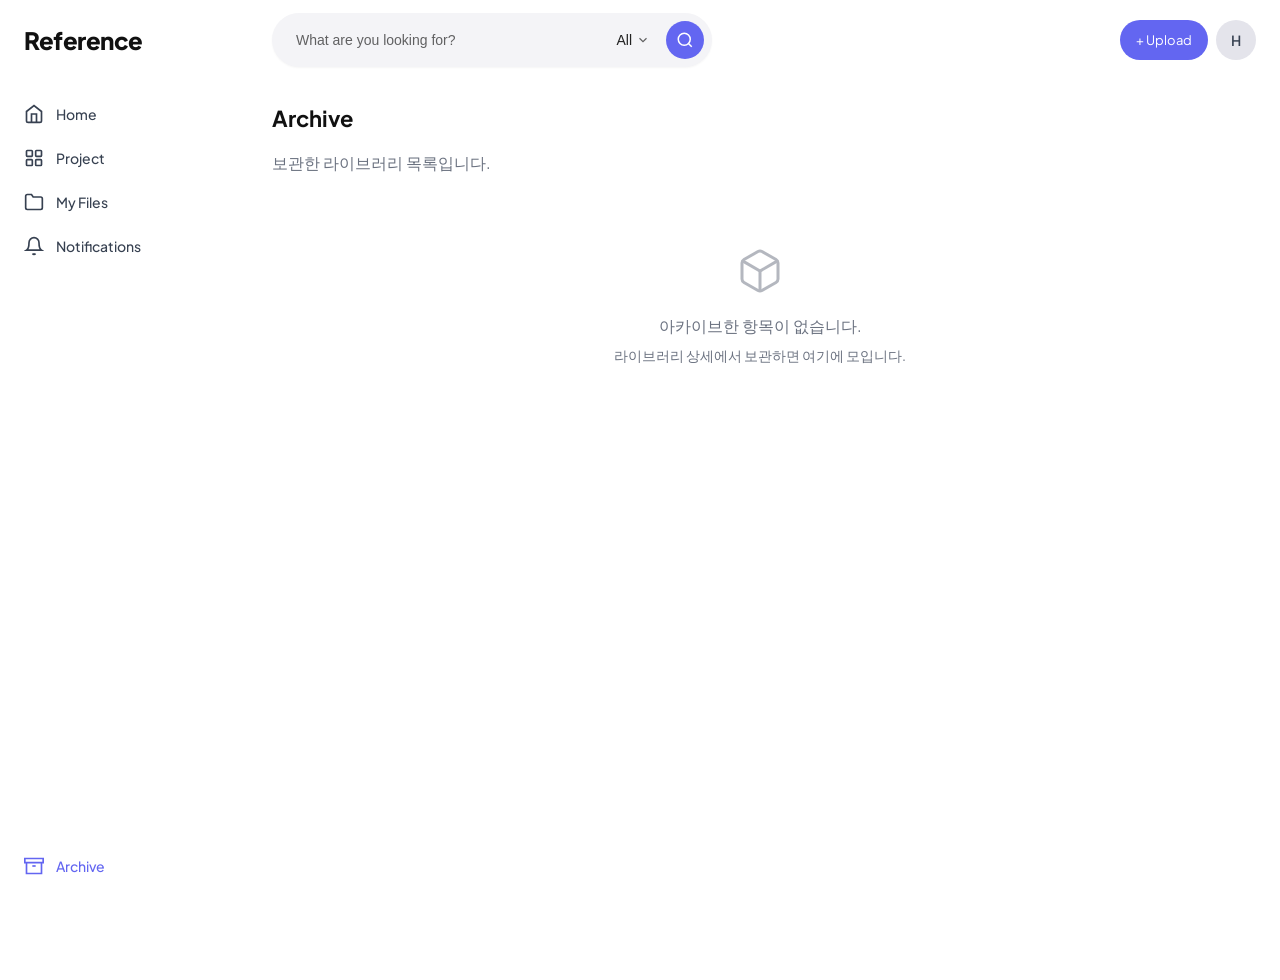
<file: archive.html>
<!DOCTYPE html>
<html lang="ko">
<head>
  <meta charset="UTF-8">
  <meta name="viewport" content="width=device-width, initial-scale=1.0">
  <script>(function(){var p=location.pathname;if(p&&!p.endsWith('/')){var dir=p.replace(/\/[^/]*$/, '')+'/';var b=document.createElement('base');b.href=location.origin+dir;document.head.insertBefore(b,document.head.firstChild);}})();</script>
  <title>Archive — Team Interaction Library</title>
  <link rel="stylesheet" href="css/common.css">
  <link rel="preconnect" href="https://fonts.googleapis.com">
  <link rel="preconnect" href="https://fonts.gstatic.com" crossorigin>
  <link href="https://fonts.googleapis.com/css2?family=Plus+Jakarta+Sans:wght@400;500;600;700;800&display=swap" rel="stylesheet">
  <style>
    /* 상단바/좌측메뉴는 common.css */
    .page-title { font-size: 22px; font-weight: 700; margin-bottom: 20px; color: #111; }
    .empty-state { text-align: center; padding: 48px 24px; color: var(--text-muted); }
    .empty-state svg { margin-bottom: 16px; opacity: 0.5; }
  </style>
</head>
<body>
  <header class="app-header">
    <button type="button" class="sidebar-toggle" aria-label="메뉴 열기">
      <svg viewBox="0 0 24 24" fill="none" stroke="currentColor" stroke-width="2"><path d="M3 6h18M3 12h18M3 18h18"/></svg>
    </button>
    <div class="header-logo">Reference</div>
    <div class="header-search-bar">
      <input type="search" class="header-search-input" placeholder="What are you looking for?" aria-label="검색">
      <button type="button" class="header-search-filter" aria-haspopup="listbox" aria-label="필터">All <svg width="14" height="14" viewBox="0 0 24 24" fill="none" stroke="currentColor" stroke-width="2"><path d="M6 9l6 6 6-6"/></svg></button>
      <button type="button" class="header-search-btn" aria-label="검색"><svg viewBox="0 0 24 24" fill="none" stroke="currentColor" stroke-width="2"><circle cx="11" cy="11" r="8"/><path d="m21 21-4.35-4.35"/></svg></button>
    </div>
    <div class="header-actions">
      <a href="register.html" class="btn-publish">+ Upload</a>
      <a href="profile.html" class="header-profile" aria-label="Profile settings">
        <span class="header-profile-avatar-initial">H</span>
      </a>
    </div>
  </header>
  <aside class="app-sidebar">
    <div class="sidebar-section">
      <nav class="sidebar-nav">
        <a href="index.html"><svg class="sidebar-icon" viewBox="0 0 24 24" fill="none" stroke="currentColor" stroke-width="2"><path d="M3 9l9-7 9 7v11a2 2 0 01-2 2H5a2 2 0 01-2-2z"/><polyline points="9 22 9 12 15 12 15 22"/></svg>Home</a>
        <a href="project.html"><svg class="sidebar-icon" viewBox="0 0 24 24" fill="none" stroke="currentColor" stroke-width="2" width="20" height="20"><rect x="3" y="3" width="7" height="7" rx="1"/><rect x="14" y="3" width="7" height="7" rx="1"/><rect x="14" y="14" width="7" height="7" rx="1"/><rect x="3" y="14" width="7" height="7" rx="1"/></svg>Project</a>
        <a href="my-files.html"><svg class="sidebar-icon" viewBox="0 0 24 24" fill="none" stroke="currentColor" stroke-width="2"><path d="M22 19a2 2 0 01-2 2H4a2 2 0 01-2-2V5a2 2 0 012-2h5l2 3h9a2 2 0 012 2z"/></svg>My Files</a>
        <a href="notifications.html"><svg class="sidebar-icon" viewBox="0 0 24 24" fill="none" stroke="currentColor" stroke-width="2"><path d="M18 8A6 6 0 006 8c0 7-3 9-3 9h18s-3-2-3-9"/><path d="M13.73 21a2 2 0 01-3.46 0"/></svg>Notifications</a>
      </nav>
    </div>
    <div class="sidebar-section">
      <nav class="sidebar-nav">
        <a href="archive.html" class="active"><svg class="sidebar-icon" viewBox="0 0 24 24" fill="none" stroke="currentColor" stroke-width="2"><path d="M21 8v13H3V8"/><path d="M1 3h22v5H1z"/><path d="M10 12h4"/></svg>Archive</a>
      </nav>
    </div>
  </aside>
  <div class="sidebar-overlay" aria-hidden="true"></div>
  <main class="app-main">
    <h1 class="page-title">Archive</h1>
    <p style="color: var(--text-muted); margin-bottom: 24px;">보관한 라이브러리 목록입니다.</p>
    <div class="empty-state">
      <svg width="48" height="48" viewBox="0 0 24 24" fill="none" stroke="currentColor" stroke-width="1.5"><path d="M21 16V8a2 2 0 0 0-1-1.73l-7-4a2 2 0 0 0-2 0l-7 4A2 2 0 0 0 3 8v8a2 2 0 0 0 1 1.73l7 4a2 2 0 0 0 2 0l7-4A2 2 0 0 0 21 16z"/><polyline points="3.27 6.96 12 12.01 20.73 6.96"/><line x1="12" y1="22.08" x2="12" y2="12"/></svg>
      <p>아카이브한 항목이 없습니다.</p>
      <p style="font-size: 14px; margin-top: 8px;">라이브러리 상세에서 보관하면 여기에 모입니다.</p>
    </div>
  </main>
  <script src="js/common.js"></script>
</body>
</html>
</file>
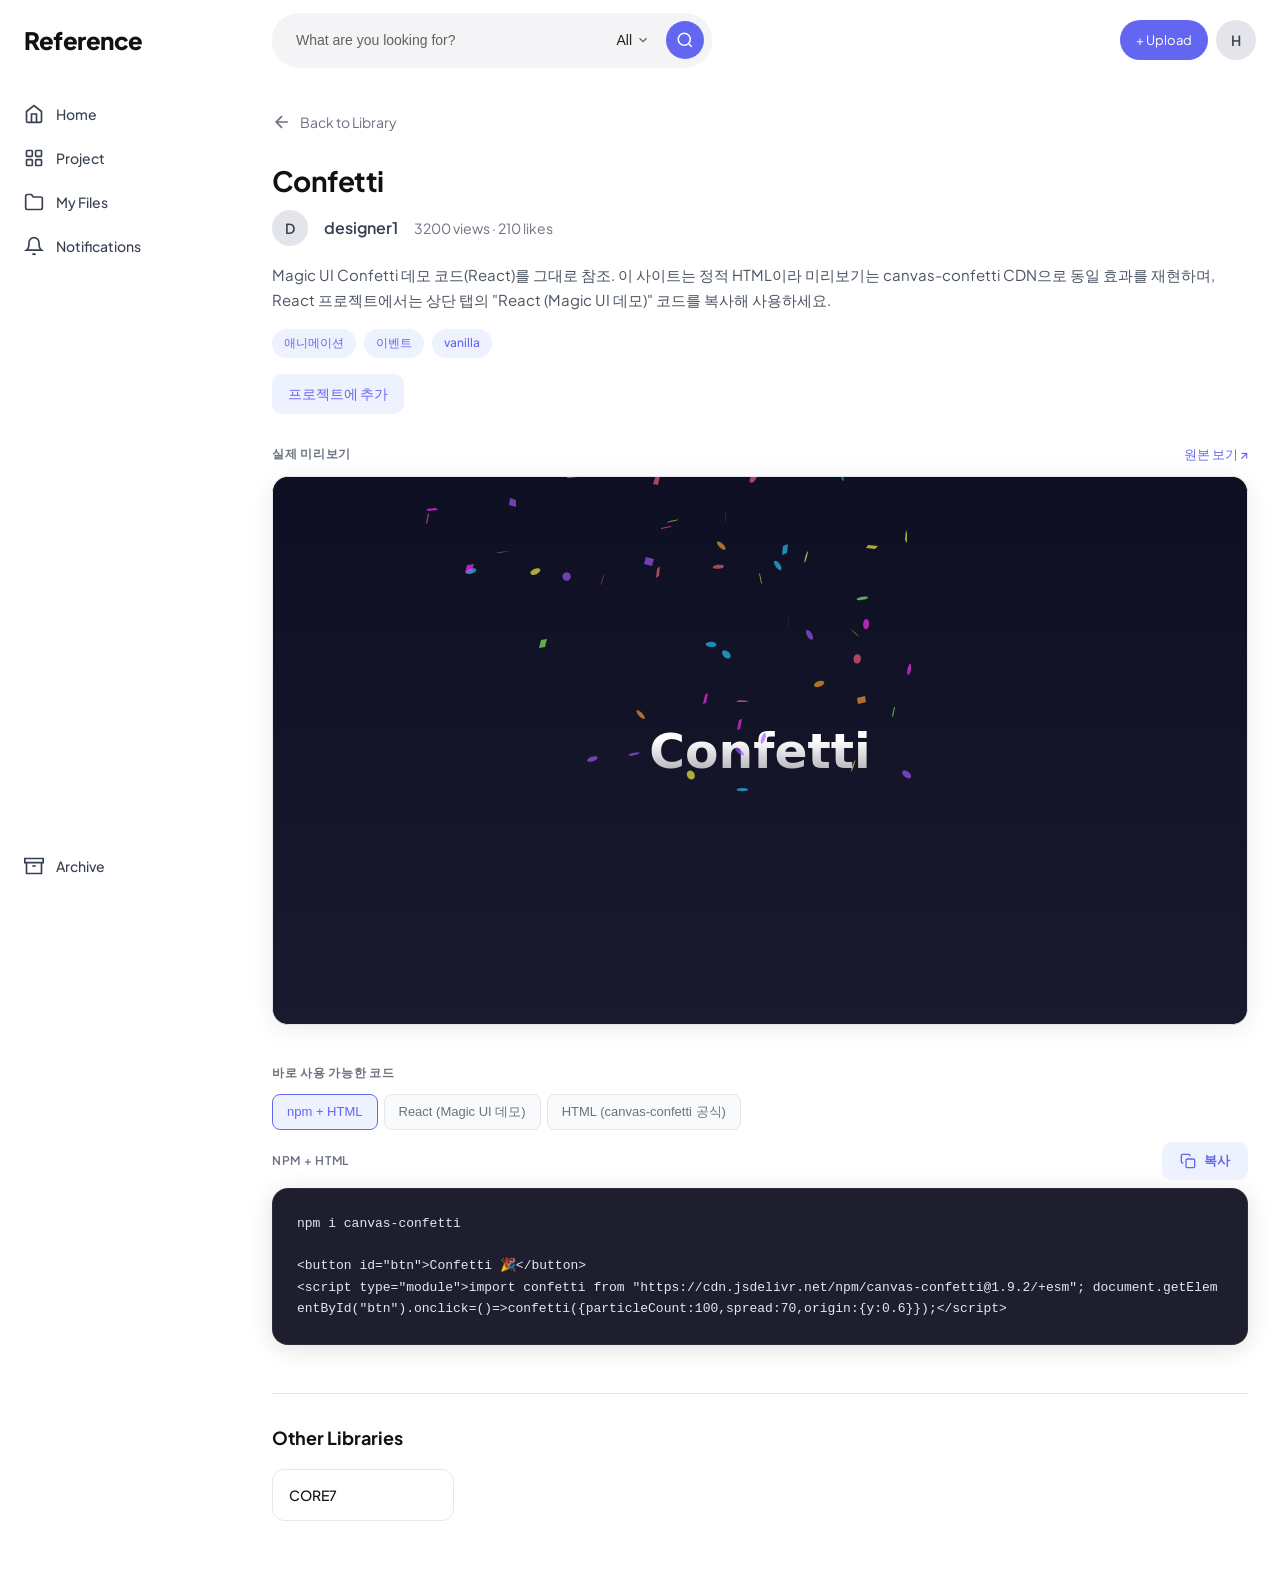
<file: detail.html>
<!DOCTYPE html>
<html lang="ko">
<head>
  <meta charset="UTF-8">
  <meta name="viewport" content="width=device-width, initial-scale=1.0">
  <script>(function(){var p=location.pathname;if(p&&!p.endsWith('/')){var dir=p.replace(/\/[^/]*$/, '')+'/';var b=document.createElement('base');b.href=location.origin+dir;document.head.insertBefore(b,document.head.firstChild);}})();</script>
  <title>Library Detail — Team Interaction Library</title>
  <link rel="stylesheet" href="css/common.css">
  <link rel="preconnect" href="https://fonts.googleapis.com">
  <link rel="preconnect" href="https://fonts.gstatic.com" crossorigin>
  <link href="https://fonts.googleapis.com/css2?family=Plus+Jakarta+Sans:wght@400;500;600;700;800&display=swap" rel="stylesheet">
  <style>
    /* 상단바/좌측메뉴는 common.css */
    .detail-back { display: inline-flex; align-items: center; gap: 8px; font-size: 14px; color: var(--text-muted); text-decoration: none; margin-bottom: 24px; padding: 8px 0; border-radius: 8px; transition: color 0.2s, background 0.2s; }
    .detail-back:hover { color: var(--accent); background: #f9fafb; }
    .detail-hero { margin-bottom: 32px; }
    .detail-title { font-size: 28px; font-weight: 700; margin-bottom: 12px; color: #111; letter-spacing: -0.02em; line-height: 1.2; }
    .detail-meta { display: flex; align-items: center; gap: 16px; flex-wrap: wrap; margin-bottom: 16px; }
    .detail-meta .user-avatar { width: 36px; height: 36px; border-radius: 50%; background: #e4e4eb; color: #374151; font-size: 14px; font-weight: 600; display: inline-flex; align-items: center; justify-content: center; flex-shrink: 0; }
    .detail-meta .author-name { font-weight: 600; color: #374151; }
    .detail-meta .stats { color: var(--text-muted); font-size: 14px; }
    .detail-desc { font-size: 15px; color: #4b5563; line-height: 1.7; margin-bottom: 16px; }
    .detail-tags { display: flex; flex-wrap: wrap; gap: 8px; }
    .detail-tag { display: inline-block; padding: 6px 12px; font-size: 12px; font-weight: 500; color: var(--accent); background: #eef2ff; border-radius: 999px; }

    .preview-section { margin-bottom: 40px; }
    .preview-label-row { display: flex; align-items: center; justify-content: space-between; flex-wrap: wrap; gap: 8px; margin-bottom: 12px; }
    .preview-label { font-size: 12px; font-weight: 600; color: var(--text-muted); text-transform: uppercase; letter-spacing: 0.06em; }
    .preview-source-link { font-size: 13px; color: var(--accent); text-decoration: none; font-weight: 500; }
    .preview-source-link:hover { text-decoration: underline; }
    .preview-frame-wrap {
      border-radius: 16px;
      border: 1px solid var(--border);
      overflow: hidden;
      background: #0f0f23;
      aspect-ratio: 16/9;
      min-height: 360px;
      position: relative;
      box-shadow: 0 4px 24px rgba(0,0,0,0.08);
    }
    .preview-frame-wrap iframe { width: 100%; height: 100%; border: none; display: block; }
    .preview-frame-wrap .preview-placeholder { display: flex; align-items: center; justify-content: center; height: 100%; color: var(--text-muted); font-size: 14px; padding: 24px; text-align: center; }
    .preview-replay { position: absolute; bottom: 16px; right: 16px; padding: 10px 18px; font-size: 13px; font-weight: 600; background: #fff; color: #111; border: none; border-radius: 10px; cursor: pointer; box-shadow: 0 2px 12px rgba(0,0,0,0.15); transition: transform 0.15s, box-shadow 0.15s; }
    .preview-replay:hover { transform: translateY(-1px); box-shadow: 0 4px 16px rgba(0,0,0,0.2); }

    .code-section { margin-bottom: 48px; }
    .code-header { display: flex; align-items: center; justify-content: space-between; margin-bottom: 12px; flex-wrap: wrap; gap: 8px; }
    .code-label { font-size: 12px; font-weight: 600; color: var(--text-muted); text-transform: uppercase; letter-spacing: 0.06em; }
    .code-tabs { display: flex; flex-wrap: wrap; gap: 6px; margin-bottom: 12px; }
    .code-tab { padding: 8px 14px; font-size: 13px; font-weight: 500; color: var(--text-muted); background: #f9fafb; border: 1px solid var(--border); border-radius: 8px; cursor: pointer; transition: color 0.15s, background 0.15s, border-color 0.15s; }
    .code-tab:hover { color: #374151; background: #f3f4f6; }
    .code-tab.active { color: var(--accent); background: #eef2ff; border-color: var(--accent); }
    .code-panel { display: none; }
    .code-panel.active { display: block; }
    .code-panel-header { display: flex; align-items: center; justify-content: space-between; margin-bottom: 8px; flex-wrap: wrap; gap: 8px; }
    .copy-btn { padding: 10px 18px; font-size: 13px; font-weight: 600; background: #eef2ff; color: var(--accent); border: none; border-radius: 10px; cursor: pointer; display: inline-flex; align-items: center; gap: 8px; transition: background 0.15s, color 0.15s; }
    .copy-btn:hover { background: #e0e7ff; }
    .copy-btn.copied { background: #10b981; color: #fff; }
    .code-block {
      font-family: 'SF Mono', 'Monaco', 'Consolas', monospace;
      font-size: 13px;
      line-height: 1.65;
      background: #1e1e2e;
      color: #e2e8f0;
      padding: 24px;
      border-radius: 16px;
      overflow-x: auto;
      white-space: pre-wrap;
      word-break: break-all;
      border: 1px solid rgba(255,255,255,0.06);
      box-shadow: 0 4px 24px rgba(0,0,0,0.12);
    }
    .code-block code { color: inherit; }

    .detail-others { margin-top: 48px; padding-top: 32px; border-top: 1px solid var(--border); }
    .detail-others-title { font-size: 18px; font-weight: 700; margin-bottom: 20px; color: #111; }
    .detail-others-grid { display: grid; grid-template-columns: repeat(auto-fill, minmax(160px, 1fr)); gap: 16px; }
    .detail-others-card { display: block; padding: 16px; background: #fff; border: 1px solid var(--border); border-radius: 12px; text-decoration: none; color: inherit; font-size: 14px; font-weight: 500; transition: border-color 0.2s, box-shadow 0.2s; }
    .detail-others-card:hover { border-color: var(--accent); box-shadow: 0 4px 12px rgba(99,102,241,0.12); }
    .detail-others-card.current { border-color: var(--accent); background: #fafaff; }
    .detail-add-to-project { position: relative; margin-top: 16px; }
    .btn-add-to-project { display: inline-flex; align-items: center; gap: 8px; padding: 10px 16px; font-size: 14px; font-weight: 500; color: var(--accent); background: #eef2ff; border: none; border-radius: 10px; cursor: pointer; font-family: inherit; }
    .btn-add-to-project:hover { background: #e0e7ff; }
    .add-to-project-dropdown { display: none; position: absolute; top: 100%; left: 0; margin-top: 6px; min-width: 200px; background: #fff; border: 1px solid var(--border); border-radius: 10px; box-shadow: 0 8px 24px rgba(0,0,0,0.12); z-index: 10; max-height: 240px; overflow-y: auto; }
    .add-to-project-dropdown.open { display: block; }
    .add-to-project-dropdown button { display: block; width: 100%; padding: 12px 16px; border: none; background: none; text-align: left; font-size: 14px; color: #111; cursor: pointer; font-family: inherit; border-radius: 0; }
    .add-to-project-dropdown button:hover { background: #f3f4f6; }
    .add-to-project-dropdown button:first-child { border-radius: 10px 10px 0 0; }
    .add-to-project-dropdown button:last-child { border-radius: 0 0 10px 10px; }
    .add-to-project-dropdown .empty { padding: 16px; color: var(--text-muted); font-size: 13px; }
  </style>
</head>
<body>
  <header class="app-header">
    <button type="button" class="sidebar-toggle" aria-label="메뉴 열기">
      <svg viewBox="0 0 24 24" fill="none" stroke="currentColor" stroke-width="2"><path d="M3 6h18M3 12h18M3 18h18"/></svg>
    </button>
    <div class="header-logo">Reference</div>
    <div class="header-search-bar">
      <input type="search" class="header-search-input" placeholder="What are you looking for?" aria-label="검색">
      <button type="button" class="header-search-filter" aria-haspopup="listbox" aria-label="필터">All <svg width="14" height="14" viewBox="0 0 24 24" fill="none" stroke="currentColor" stroke-width="2"><path d="M6 9l6 6 6-6"/></svg></button>
      <button type="button" class="header-search-btn" aria-label="검색"><svg viewBox="0 0 24 24" fill="none" stroke="currentColor" stroke-width="2"><circle cx="11" cy="11" r="8"/><path d="m21 21-4.35-4.35"/></svg></button>
    </div>
    <div class="header-actions">
      <a href="register.html" class="btn-publish">+ Upload</a>
      <a href="profile.html" class="header-profile" aria-label="Profile settings">
        <span class="header-profile-avatar-initial">H</span>
      </a>
    </div>
  </header>

  <aside class="app-sidebar">
    <div class="sidebar-section">
      <nav class="sidebar-nav">
        <a href="index.html"><svg class="sidebar-icon" viewBox="0 0 24 24" fill="none" stroke="currentColor" stroke-width="2"><path d="M3 9l9-7 9 7v11a2 2 0 01-2 2H5a2 2 0 01-2-2z"/><polyline points="9 22 9 12 15 12 15 22"/></svg>Home</a>
        <a href="project.html"><svg class="sidebar-icon" viewBox="0 0 24 24" fill="none" stroke="currentColor" stroke-width="2" width="20" height="20"><rect x="3" y="3" width="7" height="7" rx="1"/><rect x="14" y="3" width="7" height="7" rx="1"/><rect x="14" y="14" width="7" height="7" rx="1"/><rect x="3" y="14" width="7" height="7" rx="1"/></svg>Project</a>
        <a href="my-files.html"><svg class="sidebar-icon" viewBox="0 0 24 24" fill="none" stroke="currentColor" stroke-width="2"><path d="M22 19a2 2 0 01-2 2H4a2 2 0 01-2-2V5a2 2 0 012-2h5l2 3h9a2 2 0 012 2z"/></svg>My Files</a>
        <a href="notifications.html"><svg class="sidebar-icon" viewBox="0 0 24 24" fill="none" stroke="currentColor" stroke-width="2"><path d="M18 8A6 6 0 006 8c0 7-3 9-3 9h18s-3-2-3-9"/><path d="M13.73 21a2 2 0 01-3.46 0"/></svg>Notifications</a>
      </nav>
    </div>
    <div class="sidebar-section">
      <nav class="sidebar-nav">
        <a href="archive.html"><svg class="sidebar-icon" viewBox="0 0 24 24" fill="none" stroke="currentColor" stroke-width="2"><path d="M21 8v13H3V8"/><path d="M1 3h22v5H1z"/><path d="M10 12h4"/></svg>Archive</a>
      </nav>
    </div>
  </aside>
  <div class="sidebar-overlay" aria-hidden="true"></div>

  <main class="app-main">
    <a href="index.html" class="detail-back">
      <svg width="20" height="20" viewBox="0 0 24 24" fill="none" stroke="currentColor" stroke-width="2"><path d="M19 12H5M12 19l-7-7 7-7"/></svg>
      Back to Library
    </a>

    <div id="detailContent"></div>

    <section class="detail-others" id="detailOthers" style="display: none;">
      <h2 class="detail-others-title">Other Libraries</h2>
      <div class="detail-others-grid" id="detailOthersGrid"></div>
    </section>
  </main>

  <script src="js/supabase-config.js"></script>
  <script src="js/common.js"></script>
  <script src="js/data.js"></script>
  <script>
    function escapeHtml(s) {
      if (s == null) return '';
      const div = document.createElement('div');
      div.textContent = s;
      return div.innerHTML;
    }

    var CODE_TAB_ORDER = ['Vanilla JS', 'React', 'Next.js', 'iframe', 'React / Next', 'HTML (스크립트)', 'npm + HTML'];
    function orderedEmbedCodeKeys(embedCodes) {
      var keys = Object.keys(embedCodes);
      var ordered = CODE_TAB_ORDER.filter(function(k) { return embedCodes.hasOwnProperty(k); });
      keys.forEach(function(k) { if (ordered.indexOf(k) === -1) ordered.push(k); });
      return ordered;
    }
    function buildCodeSectionHtml(lib) {
      var codes = lib.embedCodes && Object.keys(lib.embedCodes).length > 0 ? lib.embedCodes : null;
      var copySvg = '<svg width="16" height="16" viewBox="0 0 24 24" fill="none" stroke="currentColor" stroke-width="2"><rect x="9" y="9" width="13" height="13" rx="2"/><path d="M5 15H4a2 2 0 0 1-2-2V4a2 2 0 0 1 2-2h9a2 2 0 0 1 2 2v1"/></svg>';
      if (codes) {
        var ordered = orderedEmbedCodeKeys(codes);
        var tabsHtml = '<div class="code-tabs">' + ordered.map(function(label, idx) {
          return '<button type="button" class="code-tab' + (idx === 0 ? ' active' : '') + '" data-tab-index="' + idx + '">' + escapeHtml(label) + '</button>';
        }).join('') + '</div>';
        var panelsHtml = ordered.map(function(label, idx) {
          var code = codes[label];
          return '<div class="code-panel' + (idx === 0 ? ' active' : '') + '" id="codePanel' + idx + '" data-tab-index="' + idx + '">' +
            '<div class="code-panel-header">' +
              '<span class="code-label">' + escapeHtml(label) + '</span>' +
              '<button type="button" class="copy-btn" data-copy-index="' + idx + '">' + copySvg + ' 복사</button>' +
            '</div>' +
            '<pre class="code-block"><code>' + escapeHtml(code) + '</code></pre>' +
            '</div>';
        }).join('');
        return '<div class="code-header"><span class="code-label">바로 사용 가능한 코드</span></div>' + tabsHtml + '<div class="code-panels">' + panelsHtml + '</div>';
      }
      var singleCode = (lib.embedCode != null && lib.embedCode !== '') ? String(lib.embedCode) : '';
      return '<div class="code-header">' +
        '<span class="code-label">바로 사용 가능한 코드</span>' +
        '<button type="button" class="copy-btn" id="copyCodeBtn">' + copySvg + ' 복사</button>' +
        '</div>' +
        '<pre class="code-block"><code>' + escapeHtml(singleCode) + '</code></pre>';
    }

    var id = '';
    try {
      var hash = location.hash ? String(location.hash).replace(/^#/, '').trim() : '';
      var q = new URLSearchParams(location.search).get('id');
      if (hash) id = decodeURIComponent(hash);
      else if (q != null && String(q).trim()) id = String(q).trim();
    } catch (e) {}
    id = id || '';
    var lib = null;
    if (typeof getLibraryById !== 'undefined' && id) {
      lib = getLibraryById(id);
    }
    var allLibs = typeof getAllLibraries === 'function' ? getAllLibraries() : (typeof LIBRARIES !== 'undefined' ? LIBRARIES : []);
    if (!lib && allLibs.length) {
      lib = id ? null : allLibs[0];
    }
    const container = document.getElementById('detailContent');
    const othersSection = document.getElementById('detailOthers');
    const othersGrid = document.getElementById('detailOthersGrid');

    if (!lib || !container) {
      container.innerHTML = '<div class="detail-hero"><p class="detail-title">라이브러리를 찾을 수 없습니다.</p><p style="color:var(--text-muted);margin-top:8px;">목록에서 항목을 선택해 주세요.</p><a href="index.html" style="display:inline-block;margin-top:16px;padding:12px 20px;background:var(--accent);color:#fff;border-radius:10px;text-decoration:none;font-weight:600;">Back to Library</a></div>';
    } else {
      const hasEmbed = lib.previewEmbed && lib.previewEmbed.trim().length > 0;
      const hasUrl = lib.previewUrl && lib.previewUrl !== '#';
      const previewHtml = hasEmbed
        ? '<iframe id="previewIframe" sandbox="allow-scripts allow-same-origin" title="' + escapeHtml(lib.title) + ' 미리보기"></iframe><button type="button" class="preview-replay" id="previewReplay">다시 재생</button>'
        : hasUrl
          ? '<iframe src="' + escapeHtml(lib.previewUrl) + '" title="' + escapeHtml(lib.title) + ' 미리보기"></iframe>'
          : '<div class="preview-placeholder">미리보기 URL 또는 미리보기 코드를 등록하면 여기서 실행됩니다.</div>';
      const tagsHtml = (lib.tags && lib.tags.length) ? '<div class="detail-tags">' + lib.tags.map(function(t){ return '<span class="detail-tag">' + escapeHtml(t) + '</span>'; }).join('') + '</div>' : '';
      container.innerHTML =
        '<div class="detail-hero">' +
          '<h1 class="detail-title">' + escapeHtml(lib.title) + '</h1>' +
          '<div class="detail-meta">' +
            '<span class="user-avatar">' + escapeHtml(lib.authorAvatar) + '</span>' +
            '<span class="author-name">' + escapeHtml(lib.author) + '</span>' +
            '<span class="stats">' + (lib.views || 0) + ' views · ' + (lib.likes || 0) + ' likes</span>' +
          '</div>' +
          (lib.description ? '<p class="detail-desc">' + escapeHtml(lib.description) + '</p>' : '') +
          tagsHtml +
          '<div class="detail-add-to-project"><button type="button" class="btn-add-to-project" id="btnAddToProject">프로젝트에 추가</button><div class="add-to-project-dropdown" id="addToProjectDropdown"></div></div>' +
        '</div>' +
        '<section class="preview-section">' +
          '<div class="preview-label-row">' +
            '<span class="preview-label">실제 미리보기</span>' +
            (lib.sourceUrl ? '<a href="' + escapeHtml(lib.sourceUrl) + '" target="_blank" rel="noopener" class="preview-source-link">원본 보기 ↗</a>' : '') +
          '</div>' +
          '<div class="preview-frame-wrap">' + previewHtml + '</div>' +
        '</section>' +
        '<section class="code-section">' + buildCodeSectionHtml(lib) + '</section>';

      if (lib.embedCodes && Object.keys(lib.embedCodes).length > 0) {
        var orderedKeys = orderedEmbedCodeKeys(lib.embedCodes);
        container.querySelectorAll('.code-tab').forEach(function(tab) {
          tab.addEventListener('click', function() {
            var idx = parseInt(this.getAttribute('data-tab-index'), 10);
            container.querySelectorAll('.code-tab').forEach(function(t) { t.classList.remove('active'); });
            container.querySelectorAll('.code-panel').forEach(function(p) { p.classList.remove('active'); });
            this.classList.add('active');
            var panel = document.getElementById('codePanel' + idx);
            if (panel) panel.classList.add('active');
          });
        });
        container.querySelectorAll('.code-section .copy-btn[data-copy-index]').forEach(function(btn) {
          btn.addEventListener('click', function() {
            var idx = parseInt(this.getAttribute('data-copy-index'), 10);
            var code = lib.embedCodes[orderedKeys[idx]];
            navigator.clipboard.writeText(code).then(function() {
              btn.classList.add('copied');
              btn.innerHTML = '<svg width="16" height="16" viewBox="0 0 24 24" fill="none" stroke="currentColor" stroke-width="2"><path d="M20 6L9 17l-5-5"/></svg> 복사됨';
              setTimeout(function() {
                btn.classList.remove('copied');
                btn.innerHTML = '<svg width="16" height="16" viewBox="0 0 24 24" fill="none" stroke="currentColor" stroke-width="2"><rect x="9" y="9" width="13" height="13" rx="2"/><path d="M5 15H4a2 2 0 0 1-2-2V4a2 2 0 0 1 2-2h9a2 2 0 0 1 2 2v1"/></svg> 복사';
              }, 2000);
            });
          });
        });
      } else {
        var singleCopyBtn = document.getElementById('copyCodeBtn');
        if (singleCopyBtn) singleCopyBtn.addEventListener('click', function () {
          var code = lib.embedCode;
          navigator.clipboard.writeText(code).then(function () {
            this.classList.add('copied');
            this.innerHTML = '<svg width="16" height="16" viewBox="0 0 24 24" fill="none" stroke="currentColor" stroke-width="2"><path d="M20 6L9 17l-5-5"/></svg> 복사됨';
            var btn = this;
            setTimeout(function () {
              btn.classList.remove('copied');
              btn.innerHTML = '<svg width="16" height="16" viewBox="0 0 24 24" fill="none" stroke="currentColor" stroke-width="2"><rect x="9" y="9" width="13" height="13" rx="2"/><path d="M5 15H4a2 2 0 0 1-2-2V4a2 2 0 0 1 2-2h9a2 2 0 0 1 2 2v1"/></svg> 복사';
            }, 2000);
          }.bind(this));
        });
      }

      if (hasEmbed) {
        var iframe = document.getElementById('previewIframe');
        var embedHtml = lib.previewEmbed;
        if (embedHtml.indexOf('setZoom(0.5)') !== -1) embedHtml = embedHtml.replace(/setZoom\(0\.5\)/g, 'setZoom(1)');
        if (iframe) iframe.srcdoc = embedHtml;
        var replayBtn = document.getElementById('previewReplay');
        if (replayBtn) replayBtn.addEventListener('click', function () {
          if (iframe) iframe.srcdoc = embedHtml;
        });
      }

      if (allLibs.length > 1 && othersSection && othersGrid) {
        othersSection.style.display = 'block';
        othersGrid.innerHTML = allLibs.filter(function(l) { return l.id !== lib.id; }).slice(0, 6).map(function(l) {
          var isCurrent = l.id === lib.id;
          return '<a href="detail.html#' + encodeURIComponent(l.id) + '" class="detail-others-card' + (isCurrent ? ' current' : '') + '">' + escapeHtml(l.title) + '</a>';
        }).join('');
      }

      var btnAddToProject = document.getElementById('btnAddToProject');
      var addToProjectDropdown = document.getElementById('addToProjectDropdown');
      if (btnAddToProject && addToProjectDropdown && typeof getProjects === 'function') {
        var projects = getProjects();
        addToProjectDropdown.innerHTML = projects.length
          ? projects.map(function(p) {
              var refs = getProjectRefs(p.id);
              var added = refs.indexOf(String(lib.id)) !== -1;
              return '<button type="button" data-project-id="' + escapeHtml(p.id) + '" data-project-name="' + escapeHtml(p.name) + '"' + (added ? ' disabled' : '') + '>' + escapeHtml(p.name) + (added ? ' ✓ 추가됨' : '') + '</button>';
            }).join('')
          : '<div class="empty">프로젝트가 없습니다. <a href="project.html">프로젝트 만들기</a></div>';
        btnAddToProject.addEventListener('click', function() {
          addToProjectDropdown.classList.toggle('open');
        });
        document.addEventListener('click', function closeDropdown(e) {
          if (addToProjectDropdown.classList.contains('open') && !addToProjectDropdown.contains(e.target) && e.target !== btnAddToProject) {
            addToProjectDropdown.classList.remove('open');
          }
        });
        addToProjectDropdown.querySelectorAll('button[data-project-id]').forEach(function(btn) {
          if (btn.disabled) return;
          btn.addEventListener('click', function() {
            var projectId = this.getAttribute('data-project-id');
            var projectName = this.getAttribute('data-project-name');
            if (projectId && typeof addRefToProject === 'function') {
              addRefToProject(projectId, lib.id);
              btn.disabled = true;
              btn.textContent = projectName + ' ✓ 추가됨';
              addToProjectDropdown.classList.remove('open');
              var toast = document.createElement('div');
              toast.setAttribute('role', 'status');
              toast.style.cssText = 'position:fixed;bottom:24px;left:50%;transform:translateX(-50%);background:#111;color:#fff;padding:12px 20px;border-radius:10px;font-size:14px;font-weight:500;z-index:9999;box-shadow:0 4px 12px rgba(0,0,0,0.2);';
              toast.textContent = '"' + projectName + '"에 추가했습니다.';
              document.body.appendChild(toast);
              setTimeout(function() { if (toast.parentNode) toast.parentNode.removeChild(toast); }, 2500);
            }
          });
        });
      }
    }

    window.addEventListener('hashchange', function () { location.reload(); });
    window.addEventListener('interaction-library-loaded', function () {
      if (id) location.reload();
    });
  </script>
</body>
</html>
</file>
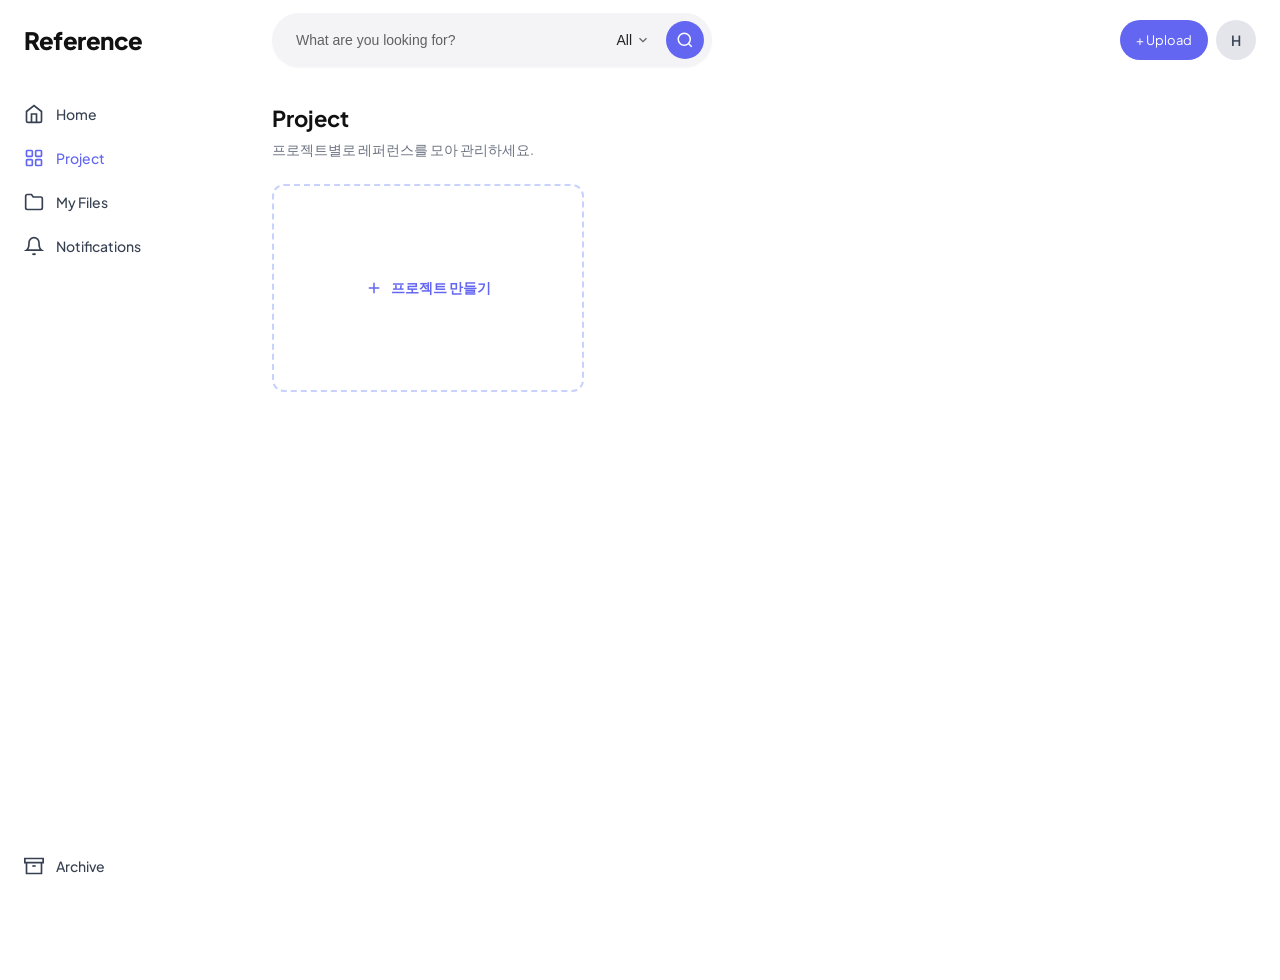
<file: discover.html>
<!DOCTYPE html>
<html lang="ko">
<head>
  <meta charset="UTF-8">
  <meta name="viewport" content="width=device-width, initial-scale=1.0">
  <script>(function(){var p=location.pathname;if(p&&!p.endsWith('/')){var dir=p.replace(/\/[^/]*$/, '')+'/';var b=document.createElement('base');b.href=location.origin+dir;document.head.insertBefore(b,document.head.firstChild);}})();</script>
  <title>Project — Team Interaction Library</title>
  <script>location.replace('project.html');</script>
  <link rel="stylesheet" href="css/common.css">
  <link rel="preconnect" href="https://fonts.googleapis.com">
  <link rel="preconnect" href="https://fonts.gstatic.com" crossorigin>
  <link href="https://fonts.googleapis.com/css2?family=Plus+Jakarta+Sans:wght@400;500;600;700;800&display=swap" rel="stylesheet">
  <style>
    /* 상단바/좌측메뉴는 common.css */
    .gallery-title { font-size: 22px; font-weight: 700; margin-bottom: 20px; color: #111; }
    .gallery-grid { display: grid; grid-template-columns: repeat(auto-fill, minmax(280px, 1fr)); gap: 24px; }
    .gallery-card { background: #fff; border-radius: 12px; border: 1px solid var(--border); overflow: hidden; text-decoration: none; color: inherit; display: block; transition: transform 0.2s, box-shadow 0.2s; }
    .gallery-card:hover { transform: translateY(-2px); box-shadow: 0 12px 24px -8px rgba(0,0,0,0.12); }
    .gallery-card .thumb { aspect-ratio: 16/10; background: #f3f4f6; overflow: hidden; }
    .gallery-card .thumb img,
    .gallery-card .thumb iframe { width: 100%; height: 100%; display: block; border: 0; }
    .gallery-card .thumb img { object-fit: cover; }
    .gallery-card .thumb iframe { object-fit: cover; pointer-events: none; }
    .gallery-card .body { padding: 14px 16px; }
    .gallery-card .card-title { font-size: 15px; font-weight: 600; margin-bottom: 10px; color: #111; }
    .gallery-card .meta { display: flex; align-items: center; gap: 10px; font-size: 13px; color: var(--text-muted); }
    .gallery-card .meta .user-avatar { width: 24px; height: 24px; border-radius: 50%; background: #e4e4eb; color: #374151; font-size: 11px; font-weight: 600; display: flex; align-items: center; justify-content: center; }
    .gallery-card .meta .stats { margin-left: auto; }
    .gallery-card .thumb .thumb-inner { width: 100%; height: 100%; display: block; }
    .gallery-card .thumb .thumb-inner img,
    .gallery-card .thumb .thumb-inner iframe { width: 100%; height: 100%; display: block; border: 0; object-fit: cover; }
    .gallery-card.spline-card .thumb .thumb-inner { width: 100%; height: 100%; }
  </style>
</head>
<body>
  <header class="app-header">
    <button type="button" class="sidebar-toggle" aria-label="메뉴 열기">
      <svg viewBox="0 0 24 24" fill="none" stroke="currentColor" stroke-width="2"><path d="M3 6h18M3 12h18M3 18h18"/></svg>
    </button>
    <div class="header-logo">Reference</div>
    <div class="header-search-bar">
      <input type="search" class="header-search-input" placeholder="What are you looking for?" aria-label="검색">
      <button type="button" class="header-search-filter" aria-haspopup="listbox" aria-label="필터">All <svg width="14" height="14" viewBox="0 0 24 24" fill="none" stroke="currentColor" stroke-width="2"><path d="M6 9l6 6 6-6"/></svg></button>
      <button type="button" class="header-search-btn" aria-label="검색"><svg viewBox="0 0 24 24" fill="none" stroke="currentColor" stroke-width="2"><circle cx="11" cy="11" r="8"/><path d="m21 21-4.35-4.35"/></svg></button>
    </div>
    <div class="header-actions">
      <a href="register.html" class="btn-publish">+ Upload</a>
      <a href="profile.html" class="header-profile" aria-label="Profile settings">
        <span class="header-profile-avatar-initial">H</span>
      </a>
    </div>
  </header>
  <aside class="app-sidebar">
    <div class="sidebar-section">
      <nav class="sidebar-nav">
        <a href="index.html"><svg class="sidebar-icon" viewBox="0 0 24 24" fill="none" stroke="currentColor" stroke-width="2"><path d="M3 9l9-7 9 7v11a2 2 0 01-2 2H5a2 2 0 01-2-2z"/><polyline points="9 22 9 12 15 12 15 22"/></svg>Home</a>
        <a href="discover.html" class="active"><svg class="sidebar-icon" viewBox="0 0 24 24" fill="none" stroke="currentColor" stroke-width="2"><circle cx="12" cy="12" r="10"/><polygon points="16.24 7.76 14.12 14.12 7.76 16.24 9.88 9.88 16.24 7.76"/></svg>Discover</a>
        <a href="my-files.html"><svg class="sidebar-icon" viewBox="0 0 24 24" fill="none" stroke="currentColor" stroke-width="2"><path d="M22 19a2 2 0 01-2 2H4a2 2 0 01-2-2V5a2 2 0 012-2h5l2 3h9a2 2 0 012 2z"/></svg>My Files</a>
        <a href="notifications.html"><svg class="sidebar-icon" viewBox="0 0 24 24" fill="none" stroke="currentColor" stroke-width="2"><path d="M18 8A6 6 0 006 8c0 7-3 9-3 9h18s-3-2-3-9"/><path d="M13.73 21a2 2 0 01-3.46 0"/></svg>Notifications</a>
      </nav>
    </div>
    <div class="sidebar-section">
      <nav class="sidebar-nav">
        <a href="archive.html"><svg class="sidebar-icon" viewBox="0 0 24 24" fill="none" stroke="currentColor" stroke-width="2"><path d="M21 8v13H3V8"/><path d="M1 3h22v5H1z"/><path d="M10 12h4"/></svg>Archive</a>
      </nav>
    </div>
  </aside>
  <div class="sidebar-overlay" aria-hidden="true"></div>
  <main class="app-main">
    <h1 class="gallery-title">Discover</h1>
    <p style="color: var(--text-muted); margin-bottom: 24px;">팀에서 공유된 인터랙션을 탐색하세요.</p>
    <div class="gallery-grid" id="galleryGrid"></div>
  </main>
  <script src="js/supabase-config.js"></script>
  <script src="js/common.js"></script>
  <script src="js/data.js"></script>
  <script>
    function escapeHtml(s) { if (s == null) return ''; var d = document.createElement('div'); d.textContent = s; return d.innerHTML; }
    function thumbContent(lib) {
      if (lib.previewEmbed && lib.previewEmbed.trim()) return '<iframe title="' + escapeHtml(lib.title) + ' 미리보기" sandbox="allow-scripts allow-same-origin" loading="lazy" data-preview-embed></iframe>';
      if (lib.previewUrl && lib.previewUrl !== '#') return '<iframe src="' + escapeHtml(lib.previewUrl) + '" title="' + escapeHtml(lib.title) + ' 미리보기" loading="lazy"></iframe>';
      return '<img src="' + escapeHtml(lib.thumbnail || '') + '" alt="' + escapeHtml(lib.title) + '" loading="lazy" onerror="this.src=\'https://images.unsplash.com/photo-1558591710-4b4a1ae0f04d?w=600&q=80\'">';
    }
    const grid = document.getElementById('galleryGrid');
    function renderDiscover() {
      var libs = typeof getAllLibraries === 'function' ? getAllLibraries() : LIBRARIES;
      grid.innerHTML = libs.map(function(lib) {
      var isSplineCard = lib.isSpline || (String(lib.id || '').indexOf('upload-') === 0 && lib.embedCodes && typeof lib.embedCodes === 'object' && Object.keys(lib.embedCodes).length > 0);
      var cardClass = 'gallery-card' + (isSplineCard ? ' spline-card' : '');
      return '<a href="detail.html#' + encodeURIComponent(lib.id) + '" class="' + cardClass + '"><div class="thumb"><div class="thumb-inner">' + thumbContent(lib) + '</div></div><div class="body"><h2 class="card-title">' + escapeHtml(lib.title) + '</h2><div class="meta"><span class="user-avatar">' + escapeHtml(lib.authorAvatar) + '</span><span>' + escapeHtml(lib.author) + '</span><span class="stats">' + lib.views + ' views · ' + lib.likes + ' likes</span></div></div></a>';
    }).join('');
      libs.forEach(function(lib, i) {
        if (lib.previewEmbed && lib.previewEmbed.trim()) {
          var card = grid.children[i];
          var iframe = card && card.querySelector('.thumb-inner iframe[data-preview-embed]');
          if (iframe) {
            var embed = lib.previewEmbed;
            var isSpline = lib.isSpline || (String(lib.id || '').indexOf('upload-') === 0 && lib.embedCodes && typeof lib.embedCodes === 'object' && Object.keys(lib.embedCodes).length > 0);
            if (isSpline && embed.indexOf('setZoom(0.5)') === -1 && embed.indexOf('Application') !== -1 && embed.indexOf('.load(') !== -1) {
              embed = embed.replace(/\.load\(\s*"([^"]*)"\s*\)\s*;?/g, '.load("$1").then(function(){a.setZoom(0.5);});');
              embed = embed.replace(/\.load\(\s*\'([^\']*)\'\s*\)\s*;?/g, ".load('$1').then(function(){a.setZoom(0.5);});");
            }
            iframe.srcdoc = embed;
          }
        }
      });
    }
    renderDiscover();
    window.addEventListener('interaction-library-loaded', renderDiscover);
  </script>
</body>
</html>
</file>
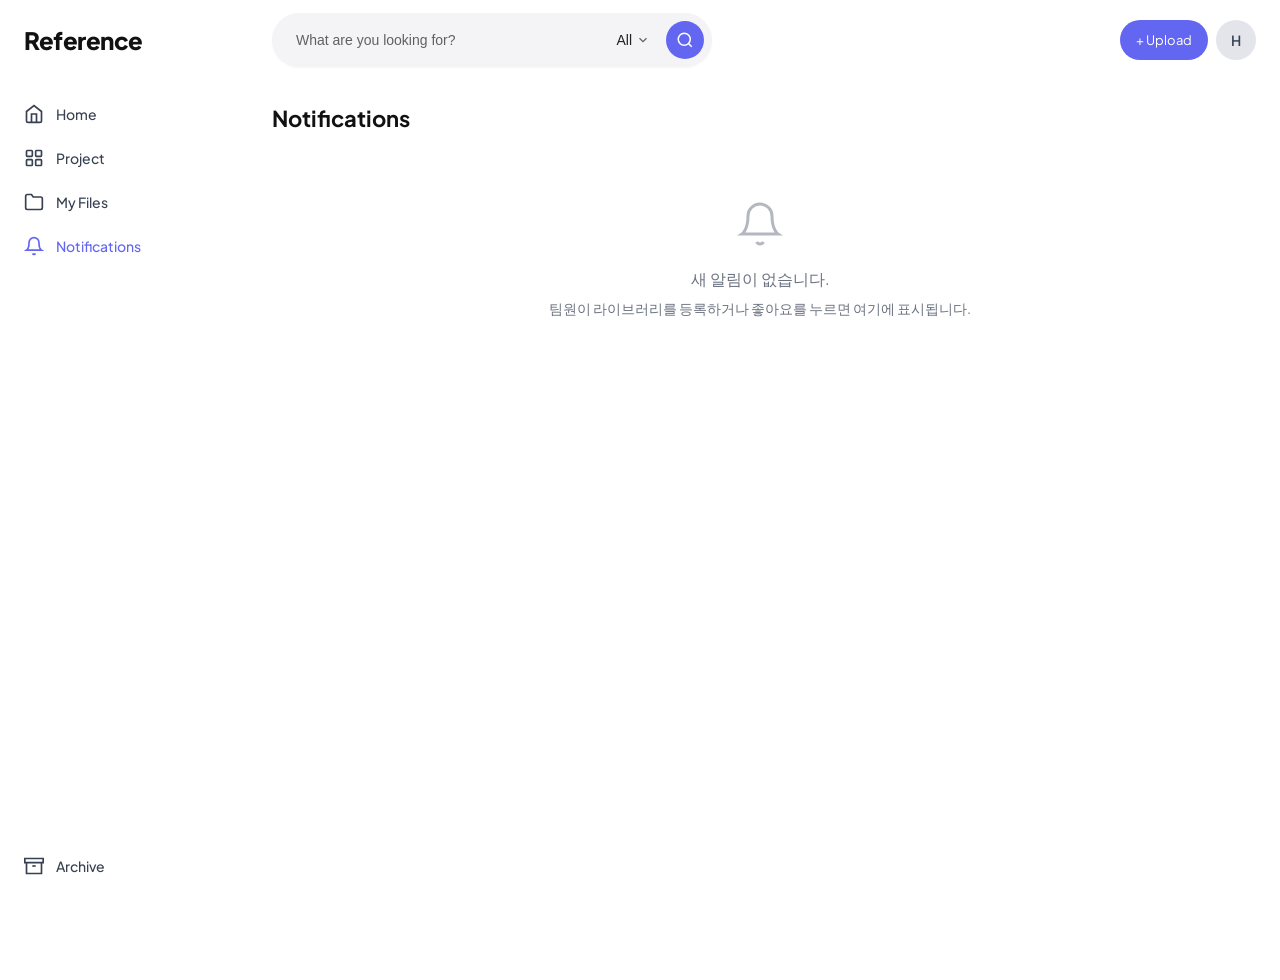
<file: notifications.html>
<!DOCTYPE html>
<html lang="ko">
<head>
  <meta charset="UTF-8">
  <meta name="viewport" content="width=device-width, initial-scale=1.0">
  <script>(function(){var p=location.pathname;if(p&&!p.endsWith('/')){var dir=p.replace(/\/[^/]*$/, '')+'/';var b=document.createElement('base');b.href=location.origin+dir;document.head.insertBefore(b,document.head.firstChild);}})();</script>
  <title>Notifications — Team Interaction Library</title>
  <link rel="stylesheet" href="css/common.css">
  <link rel="preconnect" href="https://fonts.googleapis.com">
  <link rel="preconnect" href="https://fonts.gstatic.com" crossorigin>
  <link href="https://fonts.googleapis.com/css2?family=Plus+Jakarta+Sans:wght@400;500;600;700;800&display=swap" rel="stylesheet">
  <style>
    /* 상단바/좌측메뉴는 common.css */
    .page-title { font-size: 22px; font-weight: 700; margin-bottom: 20px; color: #111; }
    .empty-state { text-align: center; padding: 48px 24px; color: var(--text-muted); }
    .empty-state svg { margin-bottom: 16px; opacity: 0.5; }
  </style>
</head>
<body>
  <header class="app-header">
    <button type="button" class="sidebar-toggle" aria-label="메뉴 열기">
      <svg viewBox="0 0 24 24" fill="none" stroke="currentColor" stroke-width="2"><path d="M3 6h18M3 12h18M3 18h18"/></svg>
    </button>
    <div class="header-logo">Reference</div>
    <div class="header-search-bar">
      <input type="search" class="header-search-input" placeholder="What are you looking for?" aria-label="검색">
      <button type="button" class="header-search-filter" aria-haspopup="listbox" aria-label="필터">All <svg width="14" height="14" viewBox="0 0 24 24" fill="none" stroke="currentColor" stroke-width="2"><path d="M6 9l6 6 6-6"/></svg></button>
      <button type="button" class="header-search-btn" aria-label="검색"><svg viewBox="0 0 24 24" fill="none" stroke="currentColor" stroke-width="2"><circle cx="11" cy="11" r="8"/><path d="m21 21-4.35-4.35"/></svg></button>
    </div>
    <div class="header-actions">
      <a href="register.html" class="btn-publish">+ Upload</a>
      <a href="profile.html" class="header-profile" aria-label="Profile settings">
        <span class="header-profile-avatar-initial">H</span>
      </a>
    </div>
  </header>
  <aside class="app-sidebar">
    <div class="sidebar-section">
      <nav class="sidebar-nav">
        <a href="index.html"><svg class="sidebar-icon" viewBox="0 0 24 24" fill="none" stroke="currentColor" stroke-width="2"><path d="M3 9l9-7 9 7v11a2 2 0 01-2 2H5a2 2 0 01-2-2z"/><polyline points="9 22 9 12 15 12 15 22"/></svg>Home</a>
        <a href="project.html"><svg class="sidebar-icon" viewBox="0 0 24 24" fill="none" stroke="currentColor" stroke-width="2" width="20" height="20"><rect x="3" y="3" width="7" height="7" rx="1"/><rect x="14" y="3" width="7" height="7" rx="1"/><rect x="14" y="14" width="7" height="7" rx="1"/><rect x="3" y="14" width="7" height="7" rx="1"/></svg>Project</a>
        <a href="my-files.html"><svg class="sidebar-icon" viewBox="0 0 24 24" fill="none" stroke="currentColor" stroke-width="2"><path d="M22 19a2 2 0 01-2 2H4a2 2 0 01-2-2V5a2 2 0 012-2h5l2 3h9a2 2 0 012 2z"/></svg>My Files</a>
        <a href="notifications.html" class="active"><svg class="sidebar-icon" viewBox="0 0 24 24" fill="none" stroke="currentColor" stroke-width="2"><path d="M18 8A6 6 0 006 8c0 7-3 9-3 9h18s-3-2-3-9"/><path d="M13.73 21a2 2 0 01-3.46 0"/></svg>Notifications</a>
      </nav>
    </div>
    <div class="sidebar-section">
      <nav class="sidebar-nav">
        <a href="archive.html"><svg class="sidebar-icon" viewBox="0 0 24 24" fill="none" stroke="currentColor" stroke-width="2"><path d="M21 8v13H3V8"/><path d="M1 3h22v5H1z"/><path d="M10 12h4"/></svg>Archive</a>
      </nav>
    </div>
  </aside>
  <div class="sidebar-overlay" aria-hidden="true"></div>
  <main class="app-main">
    <h1 class="page-title">Notifications</h1>
    <div class="empty-state">
      <svg width="48" height="48" viewBox="0 0 24 24" fill="none" stroke="currentColor" stroke-width="1.5"><path d="M18 8A6 6 0 0 0 6 8c0 7-3 9-3 9h18s-3-2-3-9"/><path d="M13.73 21a2 2 0 0 1-3.46 0"/></svg>
      <p>새 알림이 없습니다.</p>
      <p style="font-size: 14px; margin-top: 8px;">팀원이 라이브러리를 등록하거나 좋아요를 누르면 여기에 표시됩니다.</p>
    </div>
  </main>
  <script src="js/common.js"></script>
</body>
</html>
</file>
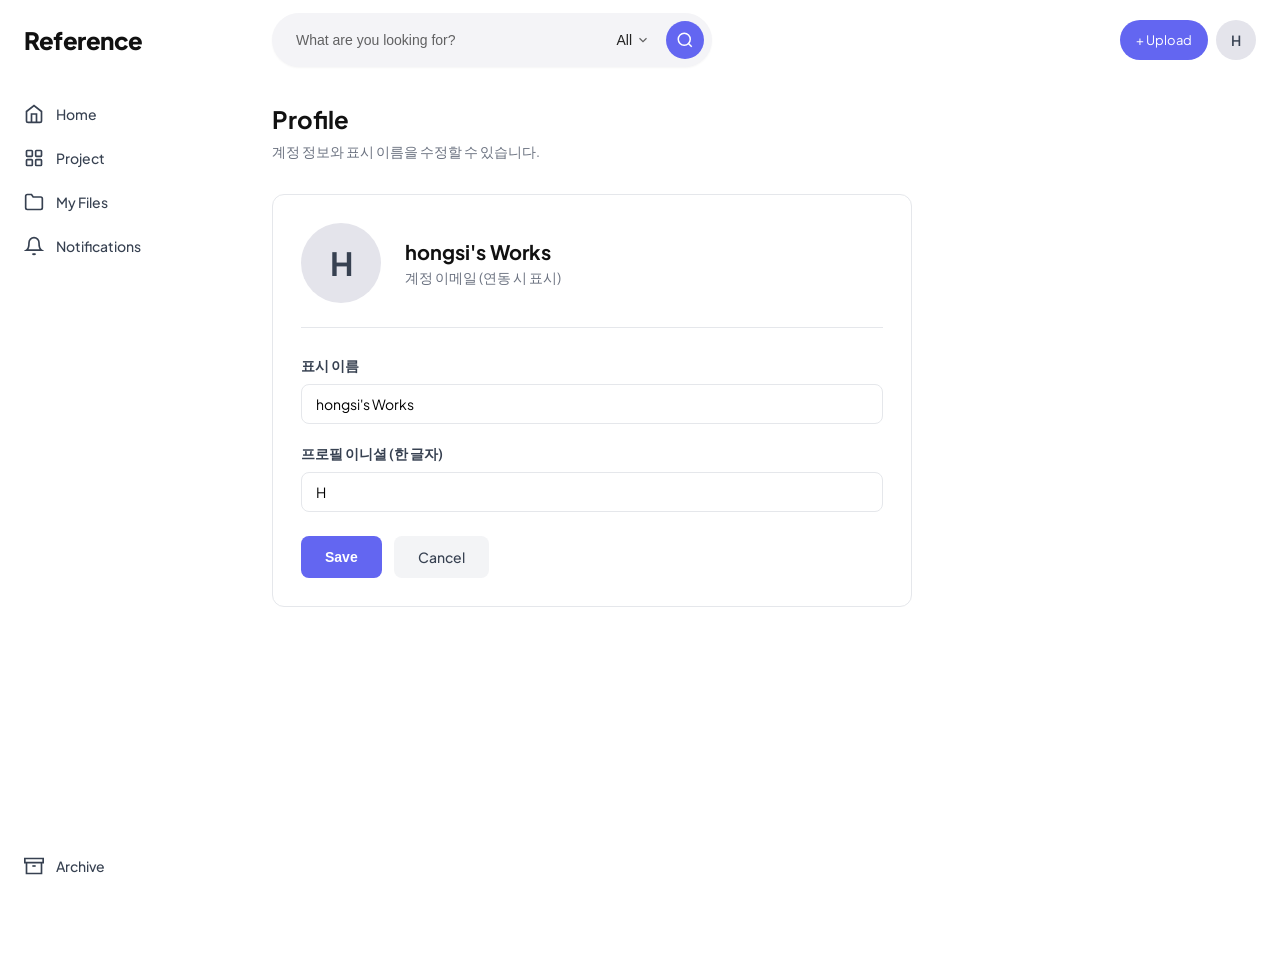
<file: profile.html>
<!DOCTYPE html>
<html lang="ko">
<head>
  <meta charset="UTF-8">
  <meta name="viewport" content="width=device-width, initial-scale=1.0">
  <script>(function(){var p=location.pathname;if(p&&!p.endsWith('/')){var dir=p.replace(/\/[^/]*$/, '')+'/';var b=document.createElement('base');b.href=location.origin+dir;document.head.insertBefore(b,document.head.firstChild);}})();</script>
  <title>Profile — Team Interaction Library</title>
  <link rel="stylesheet" href="css/common.css">
  <link rel="preconnect" href="https://fonts.googleapis.com">
  <link rel="preconnect" href="https://fonts.gstatic.com" crossorigin>
  <link href="https://fonts.googleapis.com/css2?family=Plus+Jakarta+Sans:wght@400;500;600;700;800&display=swap" rel="stylesheet">
  <style>
    /* 상단바/좌측메뉴는 common.css */
    .page-title { font-size: 24px; font-weight: 700; margin-bottom: 8px; color: #111; }
    .page-desc { color: var(--text-muted); margin-bottom: 32px; font-size: 14px; }
    .profile-card { max-width: 640px; background: #fff; border: 1px solid var(--border); border-radius: 12px; padding: 28px; margin-bottom: 24px; }
    .profile-header { display: flex; align-items: center; gap: 24px; margin-bottom: 28px; padding-bottom: 24px; border-bottom: 1px solid var(--border); }
    .profile-avatar-wrap { flex-shrink: 0; }
    .profile-avatar { width: 80px; height: 80px; border-radius: 50%; background: #e4e4eb; color: #374151; font-size: 32px; font-weight: 700; display: flex; align-items: center; justify-content: center; }
    .profile-avatar img { width: 100%; height: 100%; border-radius: 50%; object-fit: cover; }
    .profile-name { font-size: 20px; font-weight: 700; color: #111; margin-bottom: 4px; }
    .profile-email { font-size: 14px; color: var(--text-muted); }
    .form-group { margin-bottom: 20px; }
    .form-group:last-child { margin-bottom: 0; }
    .form-label { display: block; font-size: 14px; font-weight: 600; color: #374151; margin-bottom: 8px; }
    .form-input { width: 100%; padding: 10px 14px; font-size: 14px; border: 1px solid var(--border); border-radius: 8px; font-family: inherit; }
    .form-input:focus { outline: none; border-color: var(--accent); box-shadow: 0 0 0 3px rgba(99, 102, 241, 0.15); }
    .form-actions { display: flex; gap: 12px; margin-top: 24px; }
    .btn-submit { padding: 12px 24px; font-size: 14px; font-weight: 600; background: var(--accent); color: #fff; border: none; border-radius: 8px; cursor: pointer; }
    .btn-submit:hover { background: var(--accent-hover); }
    .btn-cancel { padding: 12px 24px; font-size: 14px; font-weight: 500; background: #f3f4f6; color: #374151; border: none; border-radius: 8px; cursor: pointer; text-decoration: none; }
    .btn-cancel:hover { background: #e5e7eb; }
  </style>
</head>
<body>
  <header class="app-header">
    <button type="button" class="sidebar-toggle" aria-label="메뉴 열기">
      <svg viewBox="0 0 24 24" fill="none" stroke="currentColor" stroke-width="2"><path d="M3 6h18M3 12h18M3 18h18"/></svg>
    </button>
    <div class="header-logo">Reference</div>
    <div class="header-search-bar">
      <input type="search" class="header-search-input" placeholder="What are you looking for?" aria-label="검색">
      <button type="button" class="header-search-filter" aria-haspopup="listbox" aria-label="필터">All <svg width="14" height="14" viewBox="0 0 24 24" fill="none" stroke="currentColor" stroke-width="2"><path d="M6 9l6 6 6-6"/></svg></button>
      <button type="button" class="header-search-btn" aria-label="검색"><svg viewBox="0 0 24 24" fill="none" stroke="currentColor" stroke-width="2"><circle cx="11" cy="11" r="8"/><path d="m21 21-4.35-4.35"/></svg></button>
    </div>
    <div class="header-actions">
      <a href="register.html" class="btn-publish">+ Upload</a>
      <a href="profile.html" class="header-profile" aria-label="Profile settings">
        <span class="header-profile-avatar-initial">H</span>
      </a>
    </div>
  </header>

  <aside class="app-sidebar">
    <div class="sidebar-section">
      <nav class="sidebar-nav">
        <a href="index.html"><svg class="sidebar-icon" viewBox="0 0 24 24" fill="none" stroke="currentColor" stroke-width="2"><path d="M3 9l9-7 9 7v11a2 2 0 01-2 2H5a2 2 0 01-2-2z"/><polyline points="9 22 9 12 15 12 15 22"/></svg>Home</a>
        <a href="project.html"><svg class="sidebar-icon" viewBox="0 0 24 24" fill="none" stroke="currentColor" stroke-width="2" width="20" height="20"><rect x="3" y="3" width="7" height="7" rx="1"/><rect x="14" y="3" width="7" height="7" rx="1"/><rect x="14" y="14" width="7" height="7" rx="1"/><rect x="3" y="14" width="7" height="7" rx="1"/></svg>Project</a>
        <a href="my-files.html"><svg class="sidebar-icon" viewBox="0 0 24 24" fill="none" stroke="currentColor" stroke-width="2"><path d="M22 19a2 2 0 01-2 2H4a2 2 0 01-2-2V5a2 2 0 012-2h5l2 3h9a2 2 0 012 2z"/></svg>My Files</a>
        <a href="notifications.html"><svg class="sidebar-icon" viewBox="0 0 24 24" fill="none" stroke="currentColor" stroke-width="2"><path d="M18 8A6 6 0 006 8c0 7-3 9-3 9h18s-3-2-3-9"/><path d="M13.73 21a2 2 0 01-3.46 0"/></svg>Notifications</a>
      </nav>
    </div>
    <div class="sidebar-section">
      <nav class="sidebar-nav">
        <a href="archive.html"><svg class="sidebar-icon" viewBox="0 0 24 24" fill="none" stroke="currentColor" stroke-width="2"><path d="M21 8v13H3V8"/><path d="M1 3h22v5H1z"/><path d="M10 12h4"/></svg>Archive</a>
      </nav>
    </div>
  </aside>
  <div class="sidebar-overlay" aria-hidden="true"></div>

  <main class="app-main">
    <h1 class="page-title">Profile</h1>
    <p class="page-desc">계정 정보와 표시 이름을 수정할 수 있습니다.</p>

    <div class="profile-card">
      <div class="profile-header">
        <div class="profile-avatar-wrap">
          <div class="profile-avatar" id="profileAvatar">H</div>
        </div>
        <div>
          <div class="profile-name" id="profileName">hongsi's Works</div>
          <div class="profile-email">계정 이메일 (연동 시 표시)</div>
        </div>
      </div>
      <div class="form-group">
        <label class="form-label" for="displayName">표시 이름</label>
        <input type="text" id="displayName" class="form-input" value="hongsi's Works" placeholder="팀원에게 보이는 이름">
      </div>
      <div class="form-group">
        <label class="form-label" for="avatarInitial">프로필 이니셜 (한 글자)</label>
        <input type="text" id="avatarInitial" class="form-input" maxlength="1" value="H" placeholder="H">
      </div>
      <div class="form-actions">
        <button type="button" class="btn-submit" id="btnSave">Save</button>
        <a href="index.html" class="btn-cancel">Cancel</a>
      </div>
    </div>
  </main>

  <script src="js/common.js"></script>
  <script>
    (function() {
      var initial = document.getElementById('avatarInitial');
      var avatar = document.getElementById('profileAvatar');
      var nameEl = document.getElementById('profileName');
      var displayName = document.getElementById('displayName');
      function updatePreview() {
        var val = (initial.value || 'H').trim().slice(0, 1).toUpperCase() || 'H';
        avatar.textContent = val;
        if (displayName.value.trim()) nameEl.textContent = displayName.value.trim();
      }
      initial.addEventListener('input', updatePreview);
      initial.addEventListener('change', updatePreview);
      displayName.addEventListener('input', function() { nameEl.textContent = displayName.value.trim() || 'hongsi\'s Works'; });
      document.getElementById('btnSave').addEventListener('click', function() {
        var val = (initial.value || 'H').trim().slice(0, 1).toUpperCase() || 'H';
        var headers = document.querySelectorAll('.header-profile-avatar-initial');
        for (var i = 0; i < headers.length; i++) headers[i].textContent = val;
        alert('저장되었습니다.');
      });
    })();
  </script>
</body>
</html>
</file>
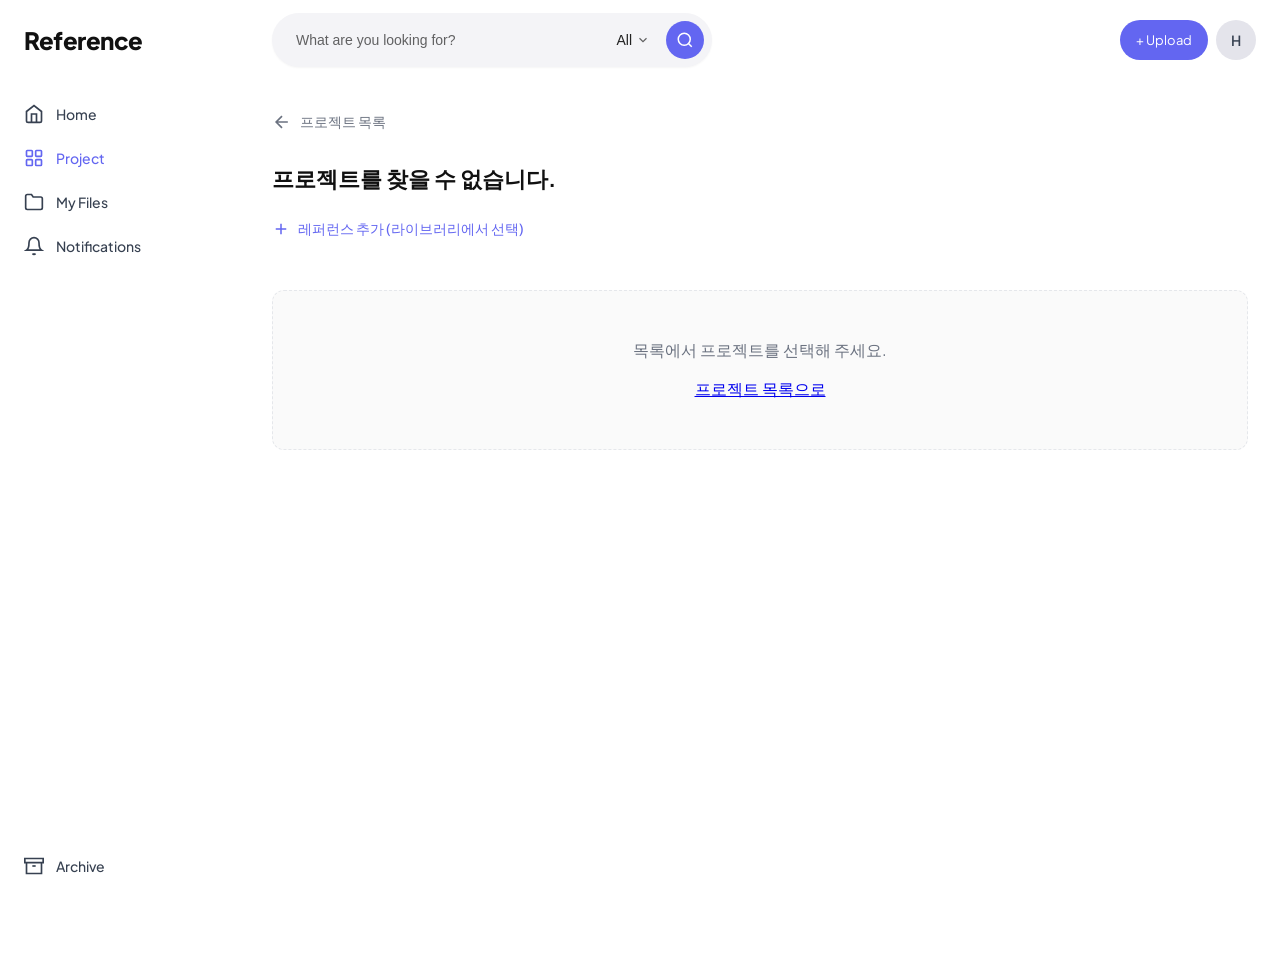
<file: project-detail.html>
<!DOCTYPE html>
<html lang="ko">
<head>
  <meta charset="UTF-8">
  <meta name="viewport" content="width=device-width, initial-scale=1.0">
  <script>(function(){var p=location.pathname;if(p&&!p.endsWith('/')){var dir=p.replace(/\/[^/]*$/, '')+'/';var b=document.createElement('base');b.href=location.origin+dir;document.head.insertBefore(b,document.head.firstChild);}})();</script>
  <title>Project — Team Interaction Library</title>
  <link rel="stylesheet" href="css/common.css">
  <link rel="preconnect" href="https://fonts.googleapis.com">
  <link rel="preconnect" href="https://fonts.gstatic.com" crossorigin>
  <link href="https://fonts.googleapis.com/css2?family=Plus+Jakarta+Sans:wght@400;500;600;700;800&display=swap" rel="stylesheet">
  <style>
    .detail-back { display: inline-flex; align-items: center; gap: 8px; font-size: 14px; color: var(--text-muted); text-decoration: none; margin-bottom: 24px; padding: 8px 0; border-radius: 8px; transition: color 0.2s, background 0.2s; }
    .detail-back:hover { color: var(--accent); background: #f9fafb; }
    .project-detail-title { font-size: 22px; font-weight: 700; margin-bottom: 24px; color: #111; }
    .project-detail-actions { margin-bottom: 24px; }
    .project-detail-actions a { display: inline-flex; align-items: center; gap: 8px; font-size: 14px; font-weight: 500; color: var(--accent); text-decoration: none; }
    .project-detail-actions a:hover { text-decoration: underline; }
    .gallery-grid { display: grid; grid-template-columns: repeat(auto-fill, minmax(280px, 1fr)); gap: 24px; }
    .project-card-wrap { position: relative; }
    .project-card-wrap .gallery-card { display: block; background: #fff; border-radius: 12px; border: 1px solid var(--border); overflow: hidden; text-decoration: none; color: inherit; }
    .project-card-wrap .gallery-card:hover { border-color: var(--accent); }
    .project-card-wrap .thumb { aspect-ratio: 16/10; background: #f3f4f6; overflow: hidden; }
    .project-card-wrap .thumb img,
    .project-card-wrap .thumb iframe { width: 100%; height: 100%; display: block; border: 0; object-fit: cover; pointer-events: none; }
    .project-card-wrap .gallery-card.spline-card .thumb .thumb-inner { width: 100%; height: 100%; }
    .project-card-wrap .body { padding: 14px 16px; }
    .project-card-wrap .card-title { font-size: 15px; font-weight: 600; margin-bottom: 10px; line-height: 1.3; color: #111; }
    .project-card-wrap .meta { display: flex; align-items: center; gap: 10px; font-size: 13px; color: var(--text-muted); }
    .project-card-wrap .user-avatar { width: 24px; height: 24px; border-radius: 50%; background: #e4e4eb; color: #374151; font-size: 11px; font-weight: 600; display: flex; align-items: center; justify-content: center; }
    .project-card-wrap .stats { margin-left: auto; }
    .btn-remove-from-project { position: absolute; top: 10px; right: 10px; width: 32px; height: 32px; border: none; border-radius: 8px; background: rgba(0,0,0,0.5); color: #fff; cursor: pointer; display: flex; align-items: center; justify-content: center; z-index: 2; transition: background 0.2s; }
    .btn-remove-from-project:hover { background: #b91c1c; }
    .project-empty-refs { padding: 48px 24px; text-align: center; color: var(--text-muted); border: 1px dashed var(--border); border-radius: 12px; background: #fafafa; margin-top: 24px; }
    .project-empty-refs p { margin-bottom: 16px; }
  </style>
</head>
<body>
  <header class="app-header">
    <button type="button" class="sidebar-toggle" aria-label="메뉴 열기">
      <svg viewBox="0 0 24 24" fill="none" stroke="currentColor" stroke-width="2"><path d="M3 6h18M3 12h18M3 18h18"/></svg>
    </button>
    <div class="header-logo">Reference</div>
    <div class="header-search-bar">
      <input type="search" class="header-search-input" placeholder="What are you looking for?" aria-label="검색">
      <button type="button" class="header-search-filter" aria-haspopup="listbox" aria-label="필터">All <svg width="14" height="14" viewBox="0 0 24 24" fill="none" stroke="currentColor" stroke-width="2"><path d="M6 9l6 6 6-6"/></svg></button>
      <button type="button" class="header-search-btn" aria-label="검색"><svg viewBox="0 0 24 24" fill="none" stroke="currentColor" stroke-width="2"><circle cx="11" cy="11" r="8"/><path d="m21 21-4.35-4.35"/></svg></button>
    </div>
    <div class="header-actions">
      <a href="register.html" class="btn-publish">+ Upload</a>
      <a href="profile.html" class="header-profile" aria-label="Profile settings">
        <span class="header-profile-avatar-initial">H</span>
      </a>
    </div>
  </header>
  <aside class="app-sidebar">
    <div class="sidebar-section">
      <nav class="sidebar-nav">
        <a href="index.html"><svg class="sidebar-icon" viewBox="0 0 24 24" fill="none" stroke="currentColor" stroke-width="2"><path d="M3 9l9-7 9 7v11a2 2 0 01-2 2H5a2 2 0 01-2-2z"/><polyline points="9 22 9 12 15 12 15 22"/></svg>Home</a>
        <a href="project.html" class="active"><svg class="sidebar-icon" viewBox="0 0 24 24" fill="none" stroke="currentColor" stroke-width="2" width="20" height="20"><rect x="3" y="3" width="7" height="7" rx="1"/><rect x="14" y="3" width="7" height="7" rx="1"/><rect x="14" y="14" width="7" height="7" rx="1"/><rect x="3" y="14" width="7" height="7" rx="1"/></svg>Project</a>
        <a href="my-files.html"><svg class="sidebar-icon" viewBox="0 0 24 24" fill="none" stroke="currentColor" stroke-width="2"><path d="M22 19a2 2 0 01-2 2H4a2 2 0 01-2-2V5a2 2 0 012-2h5l2 3h9a2 2 0 012 2z"/></svg>My Files</a>
        <a href="notifications.html"><svg class="sidebar-icon" viewBox="0 0 24 24" fill="none" stroke="currentColor" stroke-width="2"><path d="M18 8A6 6 0 006 8c0 7-3 9-3 9h18s-3-2-3-9"/><path d="M13.73 21a2 2 0 01-3.46 0"/></svg>Notifications</a>
      </nav>
    </div>
    <div class="sidebar-section">
      <nav class="sidebar-nav">
        <a href="archive.html"><svg class="sidebar-icon" viewBox="0 0 24 24" fill="none" stroke="currentColor" stroke-width="2"><path d="M21 8v13H3V8"/><path d="M1 3h22v5H1z"/><path d="M10 12h4"/></svg>Archive</a>
      </nav>
    </div>
  </aside>
  <div class="sidebar-overlay" aria-hidden="true"></div>
  <main class="app-main">
    <a href="project.html" class="detail-back">
      <svg width="20" height="20" viewBox="0 0 24 24" fill="none" stroke="currentColor" stroke-width="2"><path d="M19 12H5M12 19l-7-7 7-7"/></svg>
      프로젝트 목록
    </a>
    <h1 class="project-detail-title" id="projectTitle">—</h1>
    <div class="project-detail-actions">
      <a href="index.html"><svg width="18" height="18" viewBox="0 0 24 24" fill="none" stroke="currentColor" stroke-width="2"><path d="M12 5v14M5 12h14"/></svg> 레퍼런스 추가 (라이브러리에서 선택)</a>
    </div>
    <div class="gallery-grid" id="projectGrid"></div>
    <div class="project-empty-refs" id="projectEmptyRefs" style="display: none;">
      <p>이 프로젝트에 저장된 레퍼런스가 없습니다.</p>
      <a href="index.html">라이브러리에서 레퍼런스 추가하기</a>
    </div>
  </main>
  <script src="js/supabase-config.js"></script>
  <script src="js/common.js"></script>
  <script src="js/data.js"></script>
  <script>
    function escapeHtml(s) { if (s == null) return ''; var d = document.createElement('div'); d.textContent = s; return d.innerHTML; }
    function thumbContent(lib) {
      if (lib.previewEmbed && lib.previewEmbed.trim()) return '<iframe title="' + escapeHtml(lib.title) + ' 미리보기" sandbox="allow-scripts allow-same-origin" loading="lazy" data-preview-embed></iframe>';
      if (lib.previewUrl && lib.previewUrl !== '#') return '<iframe src="' + escapeHtml(lib.previewUrl) + '" title="' + escapeHtml(lib.title) + ' 미리보기" loading="lazy"></iframe>';
      return '<img src="' + escapeHtml(lib.thumbnail || '') + '" alt="' + escapeHtml(lib.title) + '" loading="lazy" onerror="this.src=\'https://images.unsplash.com/photo-1558591710-4b4a1ae0f04d?w=600&q=80\'">';
    }

    var projectId = '';
    try {
      var hash = location.hash ? String(location.hash).replace(/^#/, '').trim() : '';
      if (hash) projectId = decodeURIComponent(hash);
    } catch (e) {}
    var project = projectId && typeof getProjectById === 'function' ? getProjectById(projectId) : null;
    var grid = document.getElementById('projectGrid');
    var titleEl = document.getElementById('projectTitle');
    var emptyRefs = document.getElementById('projectEmptyRefs');

    if (!project) {
      titleEl.textContent = '프로젝트를 찾을 수 없습니다.';
      emptyRefs.style.display = 'block';
      emptyRefs.innerHTML = '<p>목록에서 프로젝트를 선택해 주세요.</p><a href="project.html">프로젝트 목록으로</a>';
    } else {
      titleEl.textContent = project.name;
      function renderRefs() {
        var refIds = getProjectRefs(projectId);
        if (refIds.length === 0) {
          grid.innerHTML = '';
          grid.style.display = 'none';
          emptyRefs.style.display = 'block';
          return;
        }
        emptyRefs.style.display = 'none';
        grid.style.display = 'grid';
        var libs = refIds.map(function (id) { return getLibraryById(id); }).filter(Boolean);
        grid.innerHTML = libs.map(function (lib) {
          var isSpline = lib.isSpline || (String(lib.id || '').indexOf('upload-') === 0 && lib.embedCodes && Object.keys(lib.embedCodes || {}).length > 0);
          return '<div class="project-card-wrap" data-lib-id="' + escapeHtml(lib.id) + '">' +
            '<button type="button" class="btn-remove-from-project" aria-label="프로젝트에서 제거" title="프로젝트에서 제거">×</button>' +
            '<a href="detail.html#' + encodeURIComponent(lib.id) + '" class="gallery-card' + (isSpline ? ' spline-card' : '') + '">' +
            '<div class="thumb"><div class="thumb-inner">' + thumbContent(lib) + '</div></div>' +
            '<div class="body">' +
            '<h2 class="card-title">' + escapeHtml(lib.title) + '</h2>' +
            '<div class="meta"><span class="user-avatar">' + escapeHtml(lib.authorAvatar) + '</span><span>' + escapeHtml(lib.author) + '</span><span class="stats">' + (lib.views || 0) + ' views · ' + (lib.likes || 0) + ' likes</span></div>' +
            '</div></a></div>';
        }).join('');
        libs.forEach(function (lib, i) {
          if (lib.previewEmbed && lib.previewEmbed.trim()) {
            var wrap = grid.children[i];
            var iframe = wrap && wrap.querySelector('.thumb-inner iframe[data-preview-embed]');
            if (iframe) {
              var embed = lib.previewEmbed;
              var isSpline = lib.isSpline || (String(lib.id || '').indexOf('upload-') === 0 && lib.embedCodes && typeof lib.embedCodes === 'object' && Object.keys(lib.embedCodes || {}).length > 0);
              if (isSpline && embed.indexOf('setZoom(0.5)') === -1 && embed.indexOf('Application') !== -1 && embed.indexOf('.load(') !== -1) {
                embed = embed.replace(/\.load\(\s*"([^"]*)"\s*\)\s*;?/g, '.load("$1").then(function(){a.setZoom(0.5);});');
                embed = embed.replace(/\.load\(\s*\'([^\']*)\'\s*\)\s*;?/g, ".load('$1').then(function(){a.setZoom(0.5);});");
              }
              iframe.srcdoc = embed;
            }
          }
        });
        grid.querySelectorAll('.btn-remove-from-project').forEach(function (btn) {
          btn.addEventListener('click', function (e) {
            e.preventDefault();
            e.stopPropagation();
            var wrap = this.closest('.project-card-wrap');
            var id = wrap && wrap.getAttribute('data-lib-id');
            if (id && typeof removeRefFromProject === 'function') {
              removeRefFromProject(projectId, id);
              renderRefs();
            }
          });
        });
      }
      renderRefs();
    }
  </script>
</body>
</html>
</file>
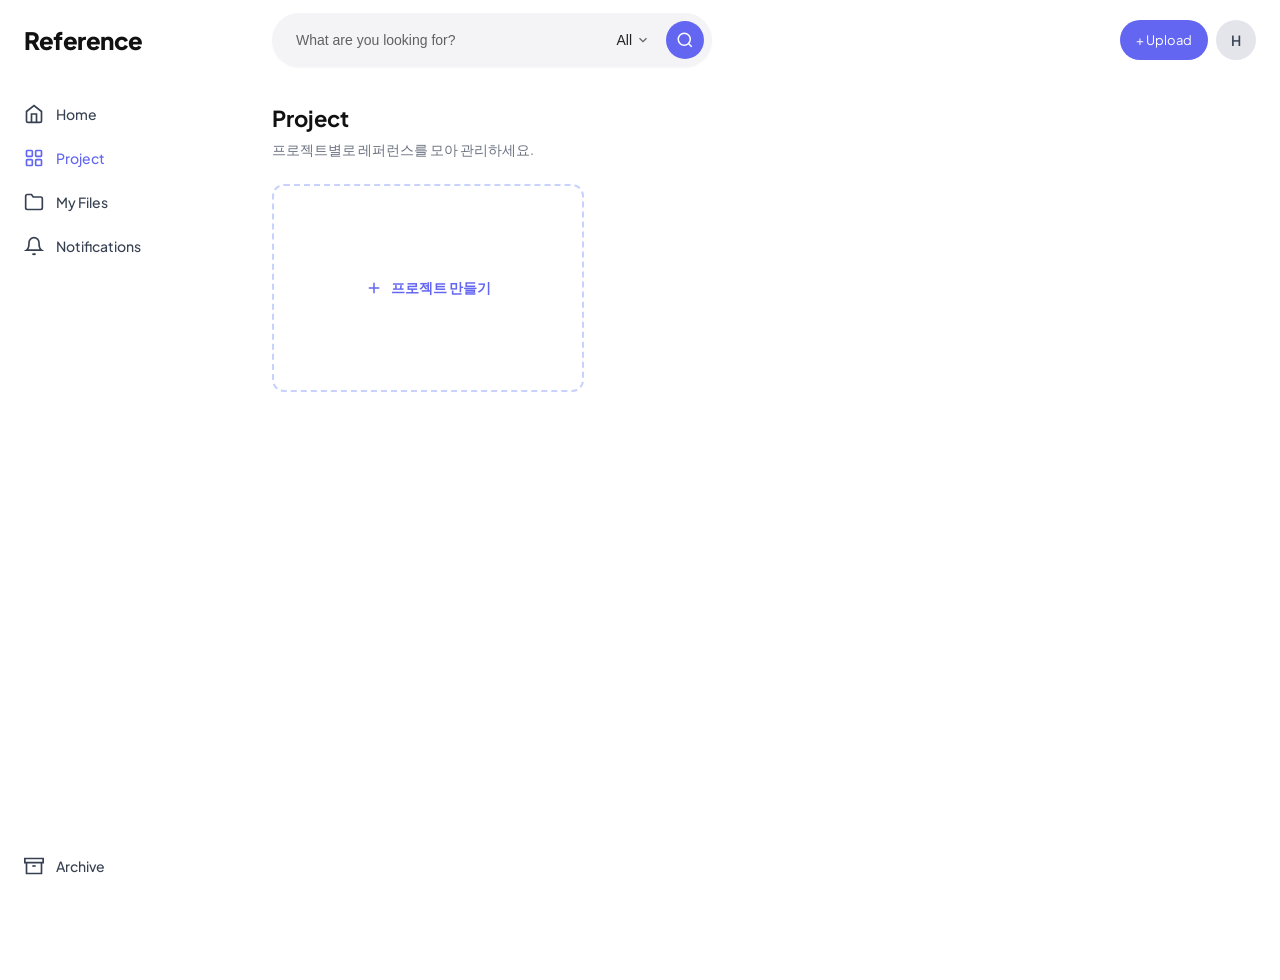
<file: project.html>
<!DOCTYPE html>
<html lang="ko">
<head>
  <meta charset="UTF-8">
  <meta name="viewport" content="width=device-width, initial-scale=1.0">
  <script>(function(){var p=location.pathname;if(p&&!p.endsWith('/')){var dir=p.replace(/\/[^/]*$/, '')+'/';var b=document.createElement('base');b.href=location.origin+dir;document.head.insertBefore(b,document.head.firstChild);}})();</script>
  <title>Project — Team Interaction Library</title>
  <link rel="stylesheet" href="css/common.css">
  <link rel="preconnect" href="https://fonts.googleapis.com">
  <link rel="preconnect" href="https://fonts.gstatic.com" crossorigin>
  <link href="https://fonts.googleapis.com/css2?family=Plus+Jakarta+Sans:wght@400;500;600;700;800&display=swap" rel="stylesheet">
  <style>
    .page-title { font-size: 22px; font-weight: 700; margin-bottom: 8px; color: #111; }
    .page-desc { color: var(--text-muted); margin-bottom: 24px; font-size: 14px; }
    .project-grid { display: grid; grid-template-columns: repeat(auto-fill, minmax(280px, 1fr)); gap: 20px; align-items: start; }
    .project-card-create-wrap { width: 100%; }
    .project-card-create-preview { width: 100%; aspect-ratio: 3 / 2; display: flex; align-items: center; justify-content: center; border: 2px dashed #c7d2fe; border-radius: 12px; background: #fff; cursor: pointer; transition: border-color 0.2s, background 0.2s; }
    .project-card-create-preview:hover { border-color: var(--accent); background: #f5f3ff; }
    .project-card-create { display: inline-flex; align-items: center; justify-content: center; padding: 0; border: none; background: none; font-size: 14px; font-weight: 600; color: var(--accent); cursor: pointer; font-family: inherit; }
    .project-card-create svg { flex-shrink: 0; margin-right: 8px; }
    .project-card-create-body { padding: 12px 0 0; min-height: 44px; }
    .project-card { display: block; text-decoration: none; color: inherit; transition: opacity 0.2s; }
    .project-card:hover { opacity: 0.85; }
    .project-card:hover .project-card-name { color: var(--accent); }
    /* 프리뷰 컨테이너는 정방형 고정 아님. 열 2:1, 행 1:1 → 왼쪽(2행 합침)·오른쪽 위·아래 셀이 각각 정사각형이 되도록 3:2 비율 */
    .project-card-preview { display: grid; grid-template-columns: 2fr 1fr; grid-template-rows: 1fr 1fr; gap: 3px; width: 100%; aspect-ratio: 3 / 2; background: transparent; }
    .project-card-preview .preview-cell { min-height: 0; overflow: hidden; }
    .project-card-preview .preview-cell.cell-left { grid-row: span 2; border-radius: 12px 0 0 12px; }
    .project-card-preview .preview-cell.cell-top-right { border-radius: 0 12px 0 0; }
    .project-card-preview .preview-cell.cell-bottom-right { border-radius: 0 0 12px 0; }
    .project-card-preview .preview-cell .cell-img { width: 100%; height: 100%; object-fit: cover; display: block; }
    .project-card-preview .preview-cell.cell-placeholder,
    .project-card-preview .preview-cell.cell-placeholder-1,
    .project-card-preview .preview-cell.cell-placeholder-2,
    .project-card-preview .preview-cell.cell-placeholder-3 { background: #F4F4F7; }
    .project-card-preview .preview-cell-empty { grid-column: 1 / -1; grid-row: 1 / -1; background: #F4F4F7; border-radius: 12px 12px 0 0; }
    .project-card-body { padding: 12px 0 0; }
    .project-card-name { font-size: 16px; font-weight: 700; margin-bottom: 6px; color: #111; line-height: 1.3; }
    .project-card-meta { font-size: 13px; color: var(--text-muted); line-height: 1.4; }
    .create-modal { display: none; position: fixed; inset: 0; z-index: 100; background: rgba(0,0,0,0.4); align-items: center; justify-content: center; padding: 24px; }
    .create-modal.open { display: flex; }
    .create-modal-box { background: #fff; border-radius: 16px; padding: 24px; width: 100%; max-width: 400px; box-shadow: 0 24px 48px rgba(0,0,0,0.15); }
    .create-modal-box h2 { font-size: 18px; font-weight: 700; margin-bottom: 16px; color: #111; }
    .create-modal-box input { width: 100%; padding: 12px 14px; border: 1px solid var(--border); border-radius: 10px; font-size: 14px; font-family: inherit; margin-bottom: 16px; box-sizing: border-box; }
    .create-modal-box input:focus { outline: none; border-color: var(--accent); }
    .create-modal-actions { display: flex; gap: 10px; justify-content: flex-end; }
    .create-modal-actions button { padding: 10px 18px; border-radius: 10px; font-size: 14px; font-weight: 600; cursor: pointer; font-family: inherit; border: none; }
    .create-modal-actions .btn-cancel { background: #f3f4f6; color: #374151; }
    .create-modal-actions .btn-submit { background: var(--accent); color: #fff; }
  </style>
</head>
<body>
  <header class="app-header">
    <button type="button" class="sidebar-toggle" aria-label="메뉴 열기">
      <svg viewBox="0 0 24 24" fill="none" stroke="currentColor" stroke-width="2"><path d="M3 6h18M3 12h18M3 18h18"/></svg>
    </button>
    <div class="header-logo">Reference</div>
    <div class="header-search-bar">
      <input type="search" class="header-search-input" placeholder="What are you looking for?" aria-label="검색">
      <button type="button" class="header-search-filter" aria-haspopup="listbox" aria-label="필터">All <svg width="14" height="14" viewBox="0 0 24 24" fill="none" stroke="currentColor" stroke-width="2"><path d="M6 9l6 6 6-6"/></svg></button>
      <button type="button" class="header-search-btn" aria-label="검색"><svg viewBox="0 0 24 24" fill="none" stroke="currentColor" stroke-width="2"><circle cx="11" cy="11" r="8"/><path d="m21 21-4.35-4.35"/></svg></button>
    </div>
    <div class="header-actions">
      <a href="register.html" class="btn-publish">+ Upload</a>
      <a href="profile.html" class="header-profile" aria-label="Profile settings">
        <span class="header-profile-avatar-initial">H</span>
      </a>
    </div>
  </header>
  <aside class="app-sidebar">
    <div class="sidebar-section">
      <nav class="sidebar-nav">
        <a href="index.html"><svg class="sidebar-icon" viewBox="0 0 24 24" fill="none" stroke="currentColor" stroke-width="2"><path d="M3 9l9-7 9 7v11a2 2 0 01-2 2H5a2 2 0 01-2-2z"/><polyline points="9 22 9 12 15 12 15 22"/></svg>Home</a>
        <a href="project.html" class="active"><svg class="sidebar-icon" viewBox="0 0 24 24" fill="none" stroke="currentColor" stroke-width="2" width="20" height="20"><rect x="3" y="3" width="7" height="7" rx="1"/><rect x="14" y="3" width="7" height="7" rx="1"/><rect x="14" y="14" width="7" height="7" rx="1"/><rect x="3" y="14" width="7" height="7" rx="1"/></svg>Project</a>
        <a href="my-files.html"><svg class="sidebar-icon" viewBox="0 0 24 24" fill="none" stroke="currentColor" stroke-width="2"><path d="M22 19a2 2 0 01-2 2H4a2 2 0 01-2-2V5a2 2 0 012-2h5l2 3h9a2 2 0 012 2z"/></svg>My Files</a>
        <a href="notifications.html"><svg class="sidebar-icon" viewBox="0 0 24 24" fill="none" stroke="currentColor" stroke-width="2"><path d="M18 8A6 6 0 006 8c0 7-3 9-3 9h18s-3-2-3-9"/><path d="M13.73 21a2 2 0 01-3.46 0"/></svg>Notifications</a>
      </nav>
    </div>
    <div class="sidebar-section">
      <nav class="sidebar-nav">
        <a href="archive.html"><svg class="sidebar-icon" viewBox="0 0 24 24" fill="none" stroke="currentColor" stroke-width="2"><path d="M21 8v13H3V8"/><path d="M1 3h22v5H1z"/><path d="M10 12h4"/></svg>Archive</a>
      </nav>
    </div>
  </aside>
  <div class="sidebar-overlay" aria-hidden="true"></div>
  <main class="app-main">
    <h1 class="page-title">Project</h1>
    <p class="page-desc">프로젝트별로 레퍼런스를 모아 관리하세요.</p>
    <div class="project-grid" id="projectGrid"></div>
  </main>

  <div class="create-modal" id="createModal" role="dialog" aria-labelledby="createModalTitle" aria-modal="true">
    <div class="create-modal-box">
      <h2 id="createModalTitle">새 프로젝트</h2>
      <input type="text" id="createProjectName" placeholder="프로젝트 이름" maxlength="100" aria-label="프로젝트 이름">
      <div class="create-modal-actions">
        <button type="button" class="btn-cancel" id="createModalCancel">취소</button>
        <button type="button" class="btn-submit" id="createModalSubmit">만들기</button>
      </div>
    </div>
  </div>

  <script src="js/supabase-config.js"></script>
  <script src="js/common.js"></script>
  <script src="js/data.js"></script>
  <script>
    var projectGrid = document.getElementById('projectGrid');
    var createModal = document.getElementById('createModal');
    var createProjectName = document.getElementById('createProjectName');

    var createCardHtml = '<div class="project-card-create-wrap">' +
      '<div class="project-card-create-preview" id="btnCreateProject" role="button" tabindex="0" aria-label="프로젝트 만들기">' +
      '<span class="project-card-create">' +
      '<svg width="18" height="18" viewBox="0 0 24 24" fill="none" stroke="currentColor" stroke-width="2"><path d="M12 5v14M5 12h14"/></svg>' +
      '프로젝트 만들기</span></div>' +
      '<div class="project-card-create-body"></div></div>';
    function formatTimeAgo(iso) {
      if (!iso) return '';
      var d = new Date(iso);
      var now = new Date();
      var diff = Math.floor((now - d) / (24 * 60 * 60 * 1000));
      if (diff < 1) return '오늘';
      if (diff === 1) return '1일 전';
      if (diff < 7) return diff + '일 전';
      if (diff < 30) return Math.floor(diff / 7) + '주 전';
      if (diff < 365) return Math.floor(diff / 30) + 'mo';
      return Math.floor(diff / 365) + '년 전';
    }

    function projectPreviewHtml(refIds) {
      var recentFirst = (refIds || []).slice().reverse();
      var libs = recentFirst.slice(0, 3).map(function (id) { return getLibraryById(id); }).filter(Boolean);
      var placeholders = ['cell-placeholder-1', 'cell-placeholder-2', 'cell-placeholder-3'];
      var positions = ['cell-left', 'cell-top-right', 'cell-bottom-right'];
      var cells = [];
      for (var i = 0; i < 3; i++) {
        var lib = libs[i];
        var cls = 'preview-cell ' + positions[i];
        var inner = '';
        if (lib) {
          if (lib.previewEmbed && lib.previewEmbed.trim()) {
            inner = '<iframe class="cell-img" sandbox="allow-scripts allow-same-origin" loading="lazy" data-preview-embed data-lib-id="' + escapeHtml(lib.id) + '" style="border:0;width:100%;height:100%;display:block;"></iframe>';
          } else if (lib.previewUrl && lib.previewUrl !== '#') {
            inner = '<iframe class="cell-img" src="' + escapeHtml(lib.previewUrl) + '" title="" loading="lazy" style="border:0;width:100%;height:100%;display:block;"></iframe>';
          } else if (lib.thumbnail) {
            inner = '<img class="cell-img" src="' + escapeHtml(lib.thumbnail) + '" alt="" loading="lazy">';
          } else {
            inner = '<img class="cell-img" src="https://images.unsplash.com/photo-1558591710-4b4a1ae0f04d?w=600&q=80" alt="" loading="lazy">';
          }
        } else {
          cls += ' cell-placeholder ' + placeholders[i];
        }
        cells.push('<div class="' + cls + '">' + inner + '</div>');
      }
      return '<div class="project-card-preview">' + cells.join('') + '</div>';
    }

    function injectPreviewEmbeds() {
      document.querySelectorAll('.project-card-preview iframe[data-preview-embed]').forEach(function (iframe) {
        var id = iframe.getAttribute('data-lib-id');
        var lib = typeof getLibraryById === 'function' ? getLibraryById(id) : null;
        if (lib && lib.previewEmbed) {
          var embed = lib.previewEmbed;
          var isSpline = lib.isSpline || (String(lib.id || '').indexOf('upload-') === 0 && lib.embedCodes && typeof lib.embedCodes === 'object' && Object.keys(lib.embedCodes || {}).length > 0);
          if (isSpline && embed.indexOf('setZoom(0.5)') === -1 && embed.indexOf('Application') !== -1 && embed.indexOf('.load(') !== -1) {
            embed = embed.replace(/\.load\(\s*"([^"]*)"\s*\)\s*;?/g, '.load("$1").then(function(){a.setZoom(0.5);});');
            embed = embed.replace(/\.load\(\s*\'([^\']*)\'\s*\)\s*;?/g, ".load('$1').then(function(){a.setZoom(0.5);});");
          }
          iframe.srcdoc = embed;
        }
      });
    }

    function renderProjects() {
      var projects = typeof getProjects === 'function' ? getProjects() : [];
      var cards = createCardHtml + projects.map(function (p) {
        var refIds = typeof getProjectRefs === 'function' ? getProjectRefs(p.id) : [];
        var count = refIds.length;
        var timeAgo = formatTimeAgo(p.createdAt);
        var metaText = count + '개 레퍼런스' + (timeAgo ? ' · ' + timeAgo : '');
        return '<a href="project-detail.html#' + encodeURIComponent(p.id) + '" class="project-card">' +
          projectPreviewHtml(refIds) +
          '<div class="project-card-body">' +
            '<div class="project-card-name">' + escapeHtml(p.name) + '</div>' +
            '<div class="project-card-meta">' + escapeHtml(metaText) + '</div>' +
          '</div></a>';
      }).join('');
      projectGrid.innerHTML = cards;
      injectPreviewEmbeds();
      var btn = document.getElementById('btnCreateProject');
      if (btn) {
        btn.addEventListener('click', openCreateModal);
        btn.addEventListener('keydown', function (e) {
          if (e.key === 'Enter' || e.key === ' ') { e.preventDefault(); openCreateModal(); }
        });
      }
    }

    function escapeHtml(s) {
      if (s == null) return '';
      var d = document.createElement('div');
      d.textContent = s;
      return d.innerHTML;
    }

    function openCreateModal() {
      createProjectName.value = '';
      createModal.classList.add('open');
      createProjectName.focus();
    }

    function closeCreateModal() {
      createModal.classList.remove('open');
    }

    function doCreateProject() {
      var name = createProjectName.value.trim() || '새 프로젝트';
      if (typeof createProject !== 'function') return;
      var id = createProject(name);
      closeCreateModal();
      renderProjects();
      location.href = 'project-detail.html#' + encodeURIComponent(id);
    }

    document.getElementById('createModalCancel').addEventListener('click', closeCreateModal);
    document.getElementById('createModalSubmit').addEventListener('click', doCreateProject);
    createProjectName.addEventListener('keydown', function (e) {
      if (e.key === 'Enter') doCreateProject();
      if (e.key === 'Escape') closeCreateModal();
    });
    createModal.addEventListener('click', function (e) {
      if (e.target === createModal) closeCreateModal();
    });

    renderProjects();
  </script>
</body>
</html>
</file>
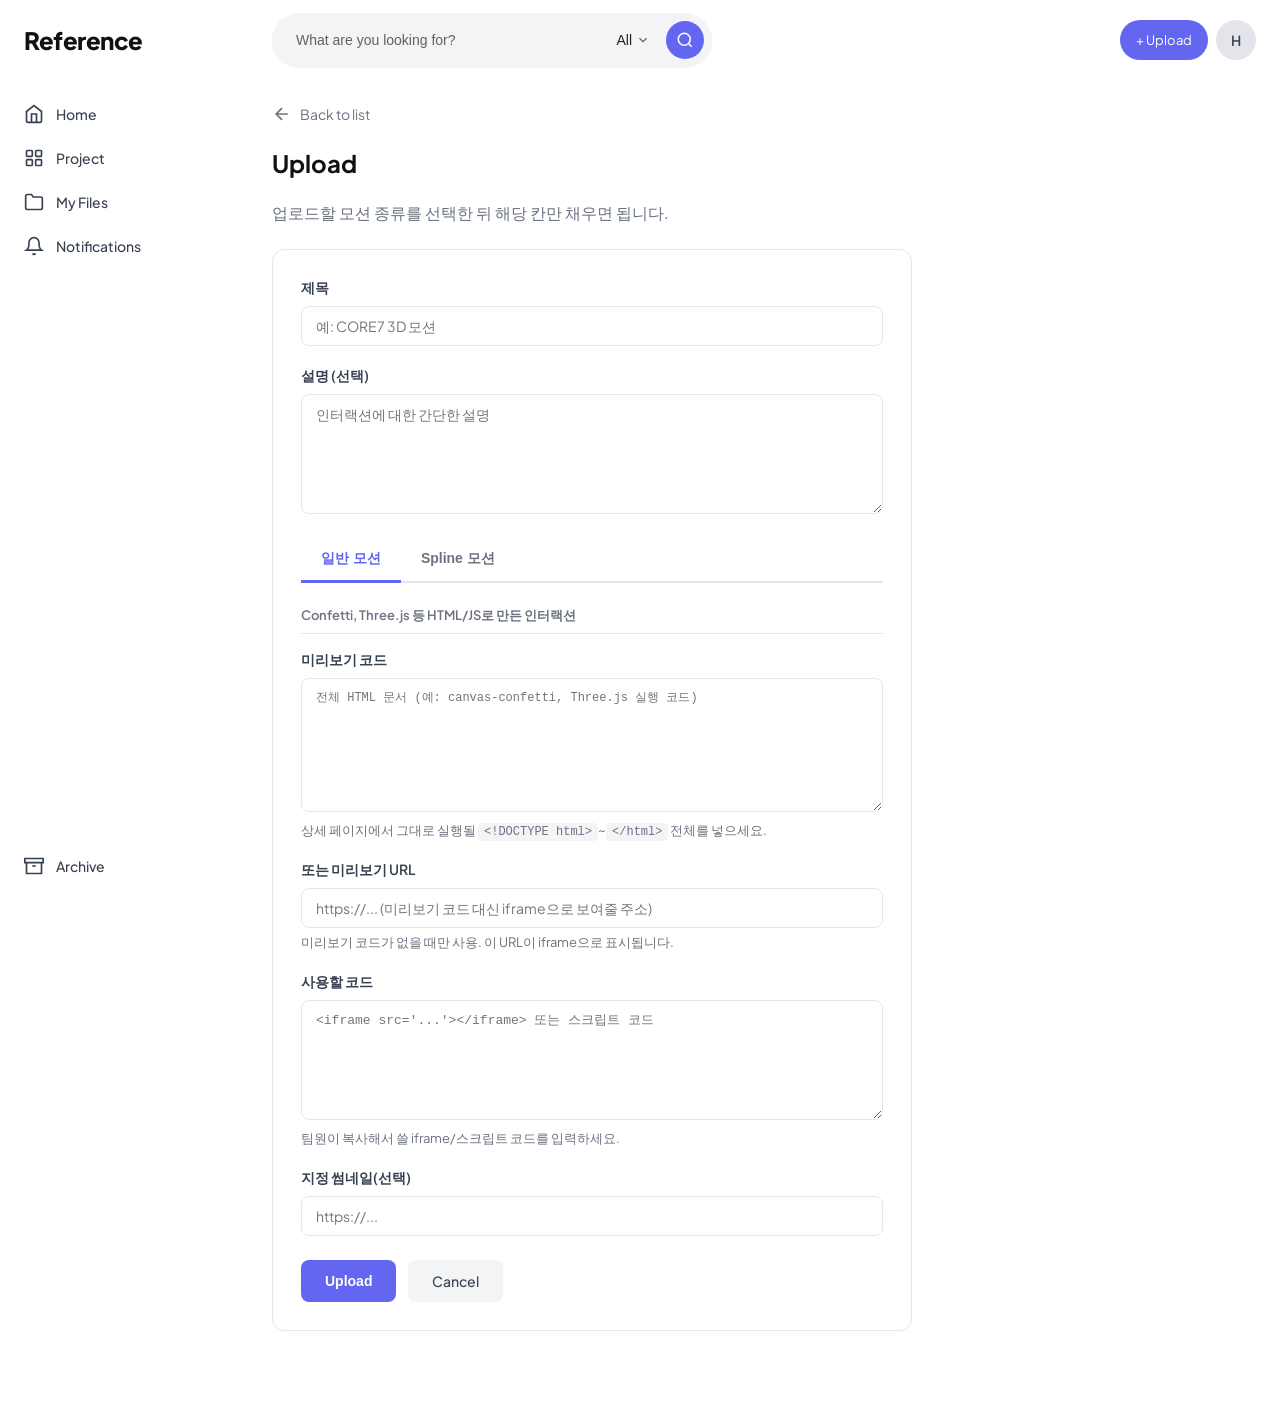
<file: register.html>
<!DOCTYPE html>
<html lang="ko">
<head>
  <meta charset="UTF-8">
  <meta name="viewport" content="width=device-width, initial-scale=1.0">
  <script>(function(){var p=location.pathname;if(p&&!p.endsWith('/')){var dir=p.replace(/\/[^/]*$/, '')+'/';var b=document.createElement('base');b.href=location.origin+dir;document.head.insertBefore(b,document.head.firstChild);}})();</script>
  <title>Upload — Team Interaction Library</title>
  <link rel="stylesheet" href="css/common.css">
  <link rel="preconnect" href="https://fonts.googleapis.com">
  <link rel="preconnect" href="https://fonts.gstatic.com" crossorigin>
  <link href="https://fonts.googleapis.com/css2?family=Plus+Jakarta+Sans:wght@400;500;600;700;800&display=swap" rel="stylesheet">
  <style>
    /* 상단바/좌측메뉴는 common.css */
    .form-back { display: inline-flex; align-items: center; gap: 8px; font-size: 14px; color: var(--text-muted); text-decoration: none; margin-bottom: 24px; }
    .form-back:hover { color: var(--accent); }
    .form-title { font-size: 24px; font-weight: 700; margin-bottom: 24px; color: #111; }
    .form-card { max-width: 640px; background: #fff; border: 1px solid var(--border); border-radius: 12px; padding: 28px; margin-bottom: 24px; }
    .form-group { margin-bottom: 20px; }
    .form-group:last-child { margin-bottom: 0; }
    .form-label { display: block; font-size: 14px; font-weight: 600; color: #374151; margin-bottom: 8px; }
    .form-hint { font-size: 13px; color: var(--text-muted); margin-top: 6px; }
    .form-hint code { font-size: 12px; background: #f3f4f6; padding: 2px 6px; border-radius: 4px; }
    .form-input, .form-textarea { width: 100%; padding: 10px 14px; font-size: 14px; border: 1px solid var(--border); border-radius: 8px; font-family: inherit; }
    .form-input:focus, .form-textarea:focus { outline: none; border-color: var(--accent); box-shadow: 0 0 0 3px rgba(99, 102, 241, 0.15); }
    .form-textarea { min-height: 120px; resize: vertical; }
    .form-textarea-code { font-family: 'SF Mono', Monaco, Consolas, monospace; font-size: 13px; }
    .form-actions { display: flex; gap: 12px; margin-top: 24px; }
    .btn-submit { padding: 12px 24px; font-size: 14px; font-weight: 600; background: var(--accent); color: #fff; border: none; border-radius: 8px; cursor: pointer; }
    .btn-submit:hover { background: var(--accent-hover); }
    .btn-cancel { padding: 12px 24px; font-size: 14px; font-weight: 500; background: #f3f4f6; color: #374151; border: none; border-radius: 8px; cursor: pointer; text-decoration: none; }
    .btn-cancel:hover { background: #e5e7eb; }
    .register-tabs { display: flex; gap: 0; margin-bottom: 24px; border-bottom: 2px solid var(--border); }
    .register-tab { padding: 12px 20px; font-size: 14px; font-weight: 600; color: var(--text-muted); background: none; border: none; border-bottom: 3px solid transparent; margin-bottom: -2px; cursor: pointer; border-radius: 8px 8px 0 0; transition: color 0.2s, background 0.2s; }
    .register-tab:hover { color: #374151; background: #f9fafb; }
    .register-tab.active { color: var(--accent); border-bottom-color: var(--accent); }
    .register-panel { display: none; }
    .register-panel.active { display: block; }
    .register-panel-title { font-size: 13px; font-weight: 600; color: var(--text-muted); margin-bottom: 16px; padding-bottom: 8px; border-bottom: 1px solid var(--border); }
  </style>
</head>
<body>
  <header class="app-header">
    <button type="button" class="sidebar-toggle" aria-label="메뉴 열기">
      <svg viewBox="0 0 24 24" fill="none" stroke="currentColor" stroke-width="2"><path d="M3 6h18M3 12h18M3 18h18"/></svg>
    </button>
    <div class="header-logo">Reference</div>
    <div class="header-search-bar">
      <input type="search" class="header-search-input" placeholder="What are you looking for?" aria-label="검색">
      <button type="button" class="header-search-filter" aria-haspopup="listbox" aria-label="필터">All <svg width="14" height="14" viewBox="0 0 24 24" fill="none" stroke="currentColor" stroke-width="2"><path d="M6 9l6 6 6-6"/></svg></button>
      <button type="button" class="header-search-btn" aria-label="검색"><svg viewBox="0 0 24 24" fill="none" stroke="currentColor" stroke-width="2"><circle cx="11" cy="11" r="8"/><path d="m21 21-4.35-4.35"/></svg></button>
    </div>
    <div class="header-actions">
      <a href="register.html" class="btn-publish">+ Upload</a>
      <a href="profile.html" class="header-profile" aria-label="Profile settings">
        <span class="header-profile-avatar-initial">H</span>
      </a>
    </div>
  </header>

  <aside class="app-sidebar">
    <div class="sidebar-section">
      <nav class="sidebar-nav">
        <a href="index.html"><svg class="sidebar-icon" viewBox="0 0 24 24" fill="none" stroke="currentColor" stroke-width="2"><path d="M3 9l9-7 9 7v11a2 2 0 01-2 2H5a2 2 0 01-2-2z"/><polyline points="9 22 9 12 15 12 15 22"/></svg>Home</a>
        <a href="project.html"><svg class="sidebar-icon" viewBox="0 0 24 24" fill="none" stroke="currentColor" stroke-width="2" width="20" height="20"><rect x="3" y="3" width="7" height="7" rx="1"/><rect x="14" y="3" width="7" height="7" rx="1"/><rect x="14" y="14" width="7" height="7" rx="1"/><rect x="3" y="14" width="7" height="7" rx="1"/></svg>Project</a>
        <a href="my-files.html"><svg class="sidebar-icon" viewBox="0 0 24 24" fill="none" stroke="currentColor" stroke-width="2"><path d="M22 19a2 2 0 01-2 2H4a2 2 0 01-2-2V5a2 2 0 012-2h5l2 3h9a2 2 0 012 2z"/></svg>My Files</a>
        <a href="notifications.html"><svg class="sidebar-icon" viewBox="0 0 24 24" fill="none" stroke="currentColor" stroke-width="2"><path d="M18 8A6 6 0 006 8c0 7-3 9-3 9h18s-3-2-3-9"/><path d="M13.73 21a2 2 0 01-3.46 0"/></svg>Notifications</a>
      </nav>
    </div>
    <div class="sidebar-section">
      <nav class="sidebar-nav">
        <a href="archive.html"><svg class="sidebar-icon" viewBox="0 0 24 24" fill="none" stroke="currentColor" stroke-width="2"><path d="M21 8v13H3V8"/><path d="M1 3h22v5H1z"/><path d="M10 12h4"/></svg>Archive</a>
      </nav>
    </div>
  </aside>
  <div class="sidebar-overlay" aria-hidden="true"></div>

  <main class="app-main">
    <a href="index.html" class="form-back">
      <svg width="20" height="20" viewBox="0 0 24 24" fill="none" stroke="currentColor" stroke-width="2"><path d="M19 12H5M12 19l-7-7 7-7"/></svg>
      Back to list
    </a>
    <h1 class="form-title">Upload</h1>
    <p style="color: var(--text-muted); margin-bottom: 24px;">업로드할 모션 종류를 선택한 뒤 해당 칸만 채우면 됩니다.</p>

    <form class="form-card" id="registerForm">
      <div class="form-group">
        <label class="form-label" for="title">제목</label>
        <input type="text" id="title" name="title" class="form-input" placeholder="예: CORE7 3D 모션" required>
      </div>
      <div class="form-group">
        <label class="form-label" for="description">설명 (선택)</label>
        <textarea id="description" name="description" class="form-textarea" placeholder="인터랙션에 대한 간단한 설명" rows="3"></textarea>
      </div>

      <div class="register-tabs" role="tablist">
        <button type="button" class="register-tab active" role="tab" aria-selected="true" data-tab="general">일반 모션</button>
        <button type="button" class="register-tab" role="tab" aria-selected="false" data-tab="spline">Spline 모션</button>
      </div>

      <div id="panelGeneral" class="register-panel active" role="tabpanel">
        <p class="register-panel-title">Confetti, Three.js 등 HTML/JS로 만든 인터랙션</p>
        <div class="form-group">
          <label class="form-label" for="previewEmbed">미리보기 코드</label>
          <textarea id="previewEmbed" name="previewEmbed" class="form-textarea" style="font-family: 'SF Mono', Monaco, monospace; font-size: 12px;" placeholder="전체 HTML 문서 (예: canvas-confetti, Three.js 실행 코드)" rows="8"></textarea>
          <p class="form-hint">상세 페이지에서 그대로 실행될 <code>&lt;!DOCTYPE html&gt;</code>~<code>&lt;/html&gt;</code> 전체를 넣으세요.</p>
        </div>
        <div class="form-group">
          <label class="form-label" for="previewUrl">또는 미리보기 URL</label>
          <input type="url" id="previewUrl" name="previewUrl" class="form-input" placeholder="https://... (미리보기 코드 대신 iframe으로 보여줄 주소)">
          <p class="form-hint">미리보기 코드가 없을 때만 사용. 이 URL이 iframe으로 표시됩니다.</p>
        </div>
        <div class="form-group">
          <label class="form-label" for="embedCode">사용할 코드</label>
          <textarea id="embedCode" class="form-textarea" style="font-family: 'SF Mono', Monaco, monospace; font-size: 13px;" placeholder="<iframe src='...'></iframe> 또는 스크립트 코드"></textarea>
          <p class="form-hint">팀원이 복사해서 쓸 iframe/스크립트 코드를 입력하세요.</p>
        </div>
        <div class="form-group">
          <label class="form-label" for="thumbnail">지정 썸네일(선택)</label>
          <input type="url" id="thumbnail" class="form-input" placeholder="https://...">
        </div>
      </div>

      <div id="panelSpline" class="register-panel" role="tabpanel">
        <p class="register-panel-title">Spline에서 Export한 3D 씬</p>
        <div class="form-group">
          <label class="form-label" for="splineSceneUrl">Preview 썸네일</label>
          <input type="url" id="splineSceneUrl" class="form-input" placeholder="https://prod.spline.design/.../scene.splinecode">
          <p class="form-hint">Spline Export → Code → Vanilla js 에서 <code>app.load('...')</code> 안의 주소만 복사해 붙여넣으세요.</p>
        </div>
        <p class="register-panel-title" style="margin-top: 20px;">사용할 코드 (선택) — 필요한 것만 넣으세요</p>
        <div class="form-group">
          <label class="form-label" for="splineCodeVanilla">Vanilla JS (선택)</label>
          <textarea id="splineCodeVanilla" class="form-textarea form-textarea-code" placeholder="Export → Vanilla js 에서 복사한 코드" rows="5"></textarea>
        </div>
        <div class="form-group">
          <label class="form-label" for="splineCodeReact">React (선택)</label>
          <textarea id="splineCodeReact" class="form-textarea form-textarea-code" placeholder="Export → React 에서 복사한 코드" rows="5"></textarea>
        </div>
        <div class="form-group">
          <label class="form-label" for="splineCodeNextjs">Next.js (선택)</label>
          <textarea id="splineCodeNextjs" class="form-textarea form-textarea-code" placeholder="Export → Next.js 에서 복사한 코드" rows="5"></textarea>
        </div>
        <div class="form-group">
          <label class="form-label" for="splineCodeIframe">iframe (선택)</label>
          <textarea id="splineCodeIframe" class="form-textarea form-textarea-code" placeholder="공유 URL을 iframe으로 넣은 코드" rows="3"></textarea>
        </div>
        <div class="form-group">
          <label class="form-label" for="thumbnailSpline">지정 썸네일(선택)</label>
          <input type="url" id="thumbnailSpline" class="form-input" placeholder="https://...">
        </div>
      </div>

      <input type="hidden" name="embedCode" id="embedCodeHidden">
      <input type="hidden" name="embedCode_vanilla" id="embedCodeVanillaHidden">
      <input type="hidden" name="embedCode_react" id="embedCodeReactHidden">
      <input type="hidden" name="embedCode_nextjs" id="embedCodeNextjsHidden">
      <input type="hidden" name="embedCode_iframe" id="embedCodeIframeHidden">
      <input type="hidden" name="thumbnail" id="thumbnailHidden">

      <div class="form-actions">
        <button type="submit" class="btn-submit">Upload</button>
        <a href="index.html" class="btn-cancel">Cancel</a>
      </div>
    </form>
  </main>
  <script src="js/supabase-config.js"></script>
  <script src="js/data.js"></script>
  <script src="js/common.js"></script>
  <script>
    (function() {
      var SPLINE_PREVIEW_TEMPLATE = '<!DOCTYPE html><html><head><meta charset="utf-8"><style>html,body{margin:0;padding:0;height:100%;width:100%;overflow:hidden;background:#0a0a0f}</style></head><body><canvas id="canvas3d"></canvas><script type="module">import{Application}from"https://cdn.jsdelivr.net/npm/@splinetool/runtime@1.12.61/build/runtime.js";var c=document.getElementById("canvas3d");var a=new Application(c);a.load("__URL__").then(function(){a.setZoom(0.5);});<\/script></body></html>';
      var form = document.getElementById('registerForm');
      var tabs = form.querySelectorAll('.register-tab');
      var panelGeneral = document.getElementById('panelGeneral');
      var panelSpline = document.getElementById('panelSpline');
      var embedCode = document.getElementById('embedCode');
      var embedCodeHidden = document.getElementById('embedCodeHidden');
      var thumbnail = document.getElementById('thumbnail');
      var thumbnailSpline = document.getElementById('thumbnailSpline');
      var thumbnailHidden = document.getElementById('thumbnailHidden');
      var splineSceneUrl = document.getElementById('splineSceneUrl');
      var previewEmbed = document.getElementById('previewEmbed');
      var splineCodeVanilla = document.getElementById('splineCodeVanilla');
      var splineCodeReact = document.getElementById('splineCodeReact');
      var splineCodeNextjs = document.getElementById('splineCodeNextjs');
      var splineCodeIframe = document.getElementById('splineCodeIframe');
      var embedCodeVanillaHidden = document.getElementById('embedCodeVanillaHidden');
      var embedCodeReactHidden = document.getElementById('embedCodeReactHidden');
      var embedCodeNextjsHidden = document.getElementById('embedCodeNextjsHidden');
      var embedCodeIframeHidden = document.getElementById('embedCodeIframeHidden');

      tabs.forEach(function(tab) {
        tab.addEventListener('click', function() {
          var t = tab.getAttribute('data-tab');
          tabs.forEach(function(tt) { tt.classList.remove('active'); tt.setAttribute('aria-selected', 'false'); });
          tab.classList.add('active');
          tab.setAttribute('aria-selected', 'true');
          panelGeneral.classList.toggle('active', t === 'general');
          panelSpline.classList.toggle('active', t === 'spline');
        });
      });

      form.addEventListener('submit', function(e) {
        e.preventDefault();
        var isSpline = panelSpline.classList.contains('active');
        var titleEl = document.getElementById('title');
        var descriptionEl = document.getElementById('description');
        var title = titleEl && titleEl.value ? titleEl.value.trim() : '';
        if (!title) {
          alert('제목을 입력해 주세요.');
          return;
        }

        var previewEmbedVal = '';
        var previewUrlVal = null;
        var embedCodeVal = '';
        var embedCodesVal = {};
        var thumbnailVal = '';

        if (isSpline) {
          var url = splineSceneUrl && splineSceneUrl.value ? splineSceneUrl.value.trim() : '';
          if (url && previewEmbed) {
            previewEmbedVal = SPLINE_PREVIEW_TEMPLATE.replace('__URL__', url.replace(/"/g, '&quot;'));
          }
          var v = splineCodeVanilla ? splineCodeVanilla.value.trim() : '';
          var r = splineCodeReact ? splineCodeReact.value.trim() : '';
          var n = splineCodeNextjs ? splineCodeNextjs.value.trim() : '';
          var i = splineCodeIframe ? splineCodeIframe.value.trim() : '';
          if (v) embedCodesVal['Vanilla JS'] = v;
          if (r) embedCodesVal['React'] = r;
          if (n) embedCodesVal['Next.js'] = n;
          if (i) embedCodesVal['iframe'] = i;
          embedCodeVal = v || r || n || i || '';
          thumbnailVal = thumbnailSpline && thumbnailSpline.value ? thumbnailSpline.value.trim() : '';
        } else {
          if (!embedCode || !embedCode.value.trim()) {
            alert('사용할 코드를 입력해 주세요.');
            return;
          }
          previewEmbedVal = previewEmbed && previewEmbed.value ? previewEmbed.value.trim() : '';
          previewUrlVal = document.getElementById('previewUrl').value ? document.getElementById('previewUrl').value.trim() : null;
          if (!previewEmbedVal && previewUrlVal) previewUrlVal = previewUrlVal;
          embedCodeVal = embedCode ? embedCode.value.trim() : '';
          thumbnailVal = thumbnail && thumbnail.value ? thumbnail.value.trim() : '';
        }

        var item = {
          id: 'upload-' + Date.now(),
          title: title,
          author: 'me',
          authorAvatar: 'H',
          views: 0,
          likes: 0,
          thumbnail: thumbnailVal || null,
          previewUrl: previewUrlVal,
          previewEmbed: previewEmbedVal || null,
          embedCode: embedCodeVal,
          embedCodes: Object.keys(embedCodesVal).length ? embedCodesVal : undefined,
          description: descriptionEl && descriptionEl.value ? descriptionEl.value.trim() : '',
          tags: [],
          createdAt: new Date().toISOString().slice(0, 10),
          isSpline: !!isSpline
        };

        var saveDone = function () {
          window.location.href = 'index.html?uploaded=1';
        };
        var saveFail = function (err) {
          alert('저장에 실패했습니다. ' + (err && err.message ? err.message : ''));
        };
        if (typeof window.saveUploadToSupabase === 'function' && window.__SUPABASE__ && window.__SUPABASE__.url && window.__SUPABASE__.anonKey) {
          var btn = form.querySelector('.btn-submit');
          if (btn) { btn.disabled = true; btn.textContent = '업로드 중…'; }
          window.saveUploadToSupabase(item).then(saveDone).catch(saveFail).then(function () {
            if (btn) { btn.disabled = false; btn.textContent = 'Upload'; }
          });
        } else {
          try {
            var list = [];
            try {
              var raw = localStorage.getItem('interaction-library-uploads');
              if (raw) list = JSON.parse(raw);
            } catch (err) {}
            list.push(item);
            localStorage.setItem('interaction-library-uploads', JSON.stringify(list));
            saveDone();
          } catch (err) {
            saveFail(err);
          }
        }
      });
    })();
  </script>
</body>
</html>
</file>
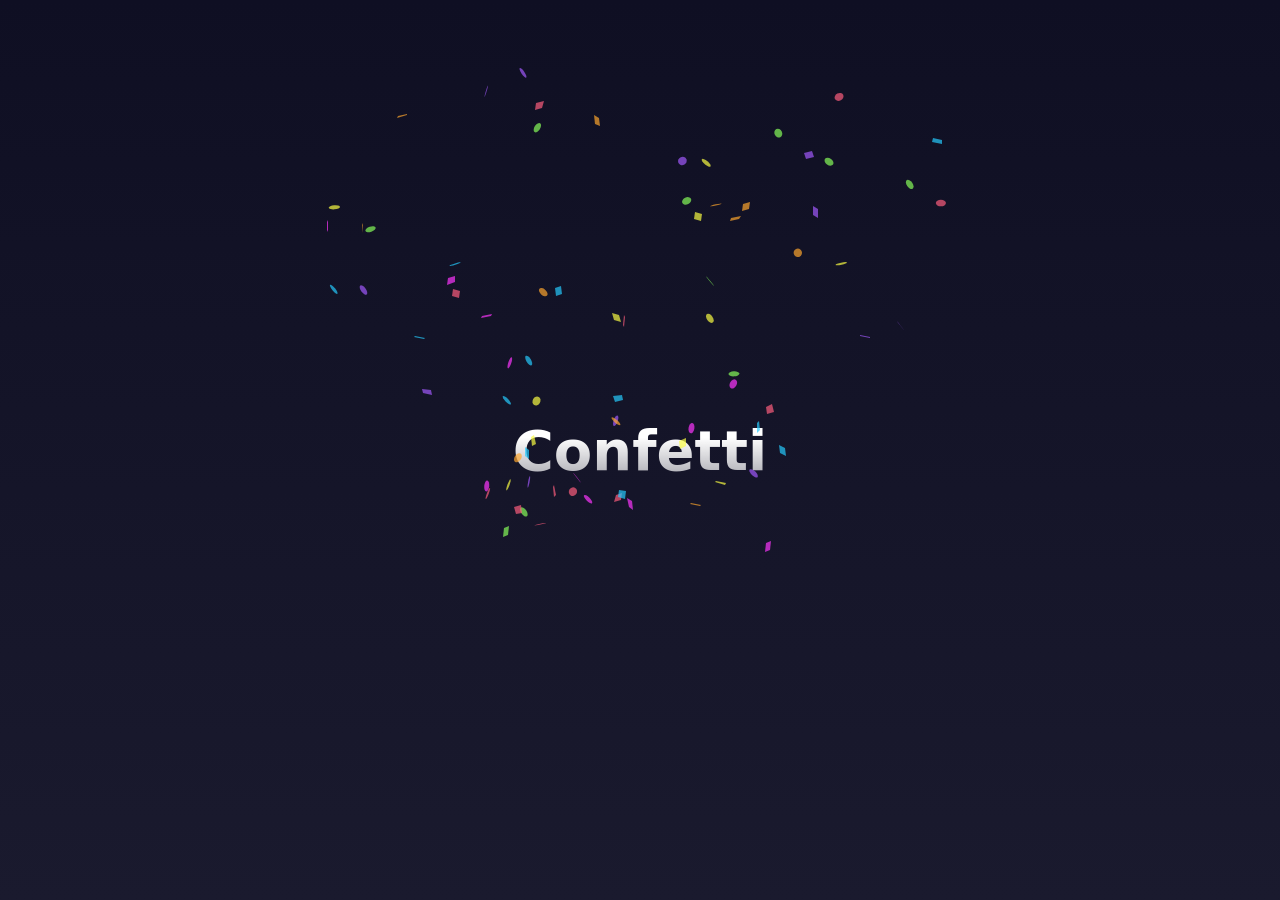
<file: previews/confetti.html>
<!DOCTYPE html>
<html lang="en">
<head>
  <meta charset="utf-8">
  <meta name="viewport" content="width=device-width, initial-scale=1">
  <style>
    html, body { margin: 0; padding: 0; width: 100%; height: 100%; }
    body {
      display: flex;
      align-items: center;
      justify-content: center;
      background: linear-gradient(180deg, #0f0f23 0%, #1a1a2e 100%);
      font-family: system-ui, sans-serif;
    }
    .title {
      background: linear-gradient(to bottom, #fff 30%, rgba(255,255,255,.6));
      -webkit-background-clip: text;
      -webkit-text-fill-color: transparent;
      background-clip: text;
      font-size: clamp(2rem, 5vw, 3.5rem);
      font-weight: 700;
    }
  </style>
</head>
<body>
  <span class="title">Confetti</span>
  <script src="../js/confetti-run.js"></script>
</body>
</html>
</file>
<file: css/common.css>
/* Interaction Library - 공통 스타일 */
:root {
  --sidebar-width: 240px;
  --header-height: 80px;
  --accent: #6366f1;
  --accent-hover: #4f46e5;
  --bg-sidebar: #fafafa;
  --border: #e5e7eb;
  --text-muted: #6b7280;
  --breakpoint-md: 768px;
  --breakpoint-lg: 992px;
}

* {
  margin: 0;
  padding: 0;
  box-sizing: border-box;
}

body {
  font-family: "Plus Jakarta Sans", -apple-system, BlinkMacSystemFont, 'Segoe UI', Roboto, sans-serif;
  background: #fff;
  color: #111;
  min-height: 100vh;
}

/* 고정 헤더 - 전체 너비, 로고 좌측 / 검색바는 콘텐츠와 정렬 (모든 화면 공통) */
.app-header {
  position: fixed;
  top: 0;
  left: 0;
  right: 0;
  height: var(--header-height);
  background: #fff;
  z-index: 50;
  display: flex;
  align-items: center;
  padding: 0 24px;
  gap: 0;
  border-bottom: 0 none transparent;
  justify-content: flex-start;
}

.header-account {
  width: 210px;
  display: flex;
  align-items: center;
  gap: 8px;
  padding: 6px 12px;
  border-radius: 8px;
  cursor: pointer;
  transition: background 0.15s;
}

.header-account:hover {
  background: #f3f4f6;
}

.header-account .avatar {
  width: 32px;
  height: 32px;
  border-radius: 50%;
  background: #e4e4eb;
  color: #374151;
  font-size: 14px;
  font-weight: 700;
  display: flex;
  align-items: center;
  justify-content: center;
}

.header-account .name {
  font-size: 14px;
  font-weight: 500;
  color: #374151;
}

.header-account .chevron {
  color: var(--text-muted);
  margin-left: 4px;
}

.header-actions {
  display: flex;
  align-items: center;
  justify-content: flex-end;
  margin-left: auto;
}

.btn-publish {
  display: inline-flex;
  align-items: center;
  gap: 6px;
  height: 40px;
  padding: 0 16px;
  background: var(--accent);
  color: #fff;
  font-size: 13px;
  font-weight: 400;
  border: none;
  border-radius: 999px;
  cursor: pointer;
  text-decoration: none;
  transition: background 0.15s;
}

.btn-publish:hover {
  background: var(--accent-hover);
}

.header-profile {
  display: flex;
  align-items: center;
  justify-content: center;
  flex-shrink: 0;
  margin-left: 8px;
  text-decoration: none;
  border-radius: 50%;
  transition: transform 0.15s, box-shadow 0.15s;
}

.header-profile:hover {
  transform: scale(1.05);
  box-shadow: 0 2px 8px rgba(0, 0, 0, 0.12);
}

.header-profile-avatar {
  width: 40px;
  height: 40px;
  border-radius: 50%;
  object-fit: cover;
  display: block;
}

.header-profile-avatar-initial {
  width: 40px;
  height: 40px;
  border-radius: 50%;
  background: #e4e4eb;
  color: #374151;
  font-size: 14px;
  font-weight: 600;
  display: flex;
  align-items: center;
  justify-content: center;
  flex-shrink: 0;
}

.header-logo {
  width: var(--sidebar-width);
  min-width: var(--sidebar-width);
  padding: 0;
  display: flex;
  align-items: center;
  font-size: 24px;
  font-weight: 800;
  color: #111;
  letter-spacing: -0.02em;
  flex-shrink: 0;
}

/* 검색바: 콘텐츠와 x축 정렬(사이드바 너비만큼 왼쪽 여백 후 시작) */
.header-search-bar {
  display: flex;
  align-items: center;
  flex: 1;
  max-width: 440px;
  height: 54px;
  margin: 0 0 0 8px;
  padding-right: 8px;
  background: #f4f4f7;
  border-radius: 999px;
  box-shadow: 0 1px 2px rgba(0, 0, 0, 0.04);
  overflow: hidden;
}
.header-search-bar .header-search-input {
  flex: 1;
  min-width: 0;
  height: 100%;
  padding: 0 16px 0 24px;
  border: 0;
  background: transparent;
  font-size: 14px;
  color: #222222;
}
.header-search-bar .header-search-input::placeholder {
  color: #222222;
  opacity: 0.7;
}
.header-search-bar .header-search-input:focus {
  outline: none;
}
.header-search-bar .header-search-filter {
  display: flex;
  align-items: center;
  gap: 4px;
  height: 100%;
  padding: 0 16px;
  border: 0;
  border-left: 0 none transparent;
  background: transparent;
  font-size: 14px;
  color: #222222;
  cursor: pointer;
  white-space: nowrap;
}
.header-search-bar .header-search-filter svg {
  width: 14px;
  height: 14px;
  opacity: 0.7;
}
.header-search-bar .header-search-btn {
  flex-shrink: 0;
  width: 38px;
  height: 38px;
  margin: 8px 0;
  border: 0;
  border-radius: 50%;
  background: var(--accent);
  color: #fff;
  cursor: pointer;
  display: flex;
  align-items: center;
  justify-content: center;
  transition: background 0.2s, transform 0.15s;
}
.header-search-bar .header-search-btn:hover {
  background: var(--accent-hover);
}
.header-search-bar .header-search-btn:active {
  transform: scale(0.96);
}
.header-search-bar .header-search-btn svg {
  width: 18px;
  height: 18px;
}
/* 기존 단일 input 검색 (호환) */
.header-search input {
  border: 0 none transparent;
  background-color: #f5f6f8;
  border-radius: 999px;
}

/* 고정 좌측 메뉴 - 상단바 아래부터, 콘텐츠와 동일한 y축 */
.app-sidebar {
  position: fixed;
  left: 0;
  top: var(--header-height);
  width: var(--sidebar-width);
  height: calc(100vh - var(--header-height));
  background: #fff;
  border-right: 0 none transparent;
  z-index: 45;
  display: flex;
  flex-direction: column;
  overflow-y: auto;
}

.sidebar-section {
  padding: 12px 0;
  border-bottom: 0 none transparent;
}

.sidebar-section:last-of-type {
  margin-top: auto;
  border-bottom: none;
  border-top: 0 none transparent;
}

.sidebar-nav a {
  display: flex;
  align-items: center;
  gap: 12px;
  height: 44px;
  padding: 10px 20px 10px 16px;
  color: #374151;
  text-decoration: none;
  font-size: 14px;
  font-weight: 500;
  border-radius: 8px;
  margin: 0 8px;
  transition: background 0.15s, color 0.15s;
}

.sidebar-nav a .sidebar-icon {
  width: 20px;
  height: 20px;
  flex-shrink: 0;
  stroke: currentColor;
  color: inherit;
}

.sidebar-nav a:hover {
  background: #f3f4f6;
  color: #111;
}

.sidebar-nav a.active {
  background: transparent;
  color: var(--accent);
}

/* 메인 콘텐츠 영역 (헤더 + 사이드바 제외) */
.app-main {
  margin-left: var(--sidebar-width);
  margin-top: var(--header-height);
  min-height: calc(100vh - var(--header-height));
  padding: 24px 32px 48px;
}

/* 카드 호버 */
.gallery-card {
  transition: transform 0.2s, box-shadow 0.2s;
}

.gallery-card:hover {
  transform: translateY(-2px);
  box-shadow: 0 12px 24px -8px rgba(0, 0, 0, 0.12);
}

/* 썸네일 안 미리보기만 스플라인은 0.5배 */
.gallery-card .thumb .thumb-inner {
  width: 100%;
  height: 100%;
}

/* 스플라인: CORE7처럼 썸네일 100% 채움. 줌아웃은 미리보기 HTML 안에서 setZoom(0.5)로 처리 */
.gallery-card.spline-card .thumb .thumb-inner {
  width: 100%;
  height: 100%;
}

/* 코드 블록 복사 버튼 */
.copy-btn {
  transition: opacity 0.15s, background 0.15s;
}

.copy-btn:hover {
  background: #e0e7ff;
}

.copy-btn.copied {
  background: #10b981;
  color: #fff;
}

[x-cloak] {
  display: none !important;
}

/* ========== 반응형: 태블릿 이하 (사이드바 오프캔버스, 메인 풀 width) ========== */
@media (max-width: 991px) {
  .app-main {
    margin-left: 0;
    padding: 20px 20px 48px;
  }

  .app-sidebar {
    width: min(280px, 85vw);
    transform: translateX(-100%);
    transition: transform 0.25s ease, box-shadow 0.25s ease;
    box-shadow: none;
    border-right: 1px solid var(--border);
  }
  body.sidebar-open .app-sidebar {
    transform: translateX(0);
    box-shadow: 4px 0 24px rgba(0, 0, 0, 0.12);
  }

  .sidebar-overlay {
    position: fixed;
    inset: 0;
    background: rgba(0, 0, 0, 0.4);
    z-index: 40;
    opacity: 0;
    visibility: hidden;
    transition: opacity 0.25s ease, visibility 0.25s ease;
  }
  body.sidebar-open .sidebar-overlay {
    opacity: 1;
    visibility: visible;
  }

  .sidebar-toggle {
    display: flex;
    align-items: center;
    justify-content: center;
    width: 40px;
    height: 40px;
    margin-right: 8px;
    padding: 0;
    border: 0;
    background: transparent;
    border-radius: 8px;
    color: #374151;
    cursor: pointer;
    transition: background 0.15s, color 0.15s;
  }
  .sidebar-toggle:hover {
    background: #f3f4f6;
    color: #111;
  }
  .sidebar-toggle svg {
    width: 22px;
    height: 22px;
  }

  .header-logo {
    width: auto;
    min-width: 0;
    font-size: 22px;
  }

  .header-search-bar {
    flex: 1;
    min-width: 0;
    max-width: none;
    margin-left: 8px;
    height: 44px;
  }
  .header-search-bar .header-search-input {
    font-size: 13px;
    padding: 0 12px 0 16px;
  }
  .header-search-bar .header-search-filter {
    padding: 0 10px;
    font-size: 13px;
  }
  .header-search-bar .header-search-btn {
    width: 32px;
    height: 32px;
    margin: 6px;
  }
  .header-search-bar .header-search-btn svg {
    width: 16px;
    height: 16px;
  }

  .btn-publish {
    height: 36px;
    padding: 0 12px;
    font-size: 12px;
  }
  .header-profile-avatar-initial,
  .header-profile-avatar {
    width: 36px;
    height: 36px;
    font-size: 13px;
  }
}

/* ========== 반응형: 모바일 (헤더·패딩 축소, 갤러리 1열) ========== */
@media (max-width: 767px) {
  :root {
    --header-height: 64px;
  }

  .app-header {
    padding: 0 16px;
    height: var(--header-height);
  }

  .app-main {
    margin-top: var(--header-height);
    min-height: calc(100vh - var(--header-height));
    padding: 16px 16px 40px;
  }

  .app-sidebar {
    top: 0;
    height: 100vh;
    padding-top: env(safe-area-inset-top, 0);
  }

  .header-search-bar {
    display: none;
  }
  .header-actions {
    margin-left: auto;
  }

  .sidebar-nav a {
    height: 44px;
    padding: 10px 20px 10px 16px;
    font-size: 15px;
  }

  /* 갤러리 그리드: 모바일 1열 (페이지 인라인 스타일보다 우선) */
  .app-main .gallery-grid {
    grid-template-columns: 1fr;
    gap: 16px;
  }
  .app-main .gallery-title {
    font-size: 20px;
    margin-bottom: 16px;
  }
  .app-main .gallery-card .body {
    padding: 12px 14px;
  }
  .app-main .gallery-card .card-title {
    font-size: 14px;
  }
  .app-main .gallery-card .meta {
    font-size: 12px;
  }

  /* 폼/상세 페이지 여백 */
  .form-card,
  .detail-hero {
    margin-bottom: 20px;
  }
  .form-title,
  .page-title {
    font-size: 20px;
    margin-bottom: 16px;
  }
  .detail-title {
    font-size: 22px;
  }
  .detail-others-grid {
    grid-template-columns: repeat(2, 1fr);
    gap: 12px;
  }
  .form-actions {
    flex-direction: column;
  }
  .form-actions .btn-publish,
  .form-actions .button-secondary {
    width: 100%;
    justify-content: center;
  }

  body.sidebar-open {
    overflow: hidden;
  }
}

/* 데스크톱: 햄버거 버튼 숨김 */
.sidebar-toggle {
  display: none;
}
@media (max-width: 991px) {
  .sidebar-toggle {
    display: flex;
  }
}
</file>
